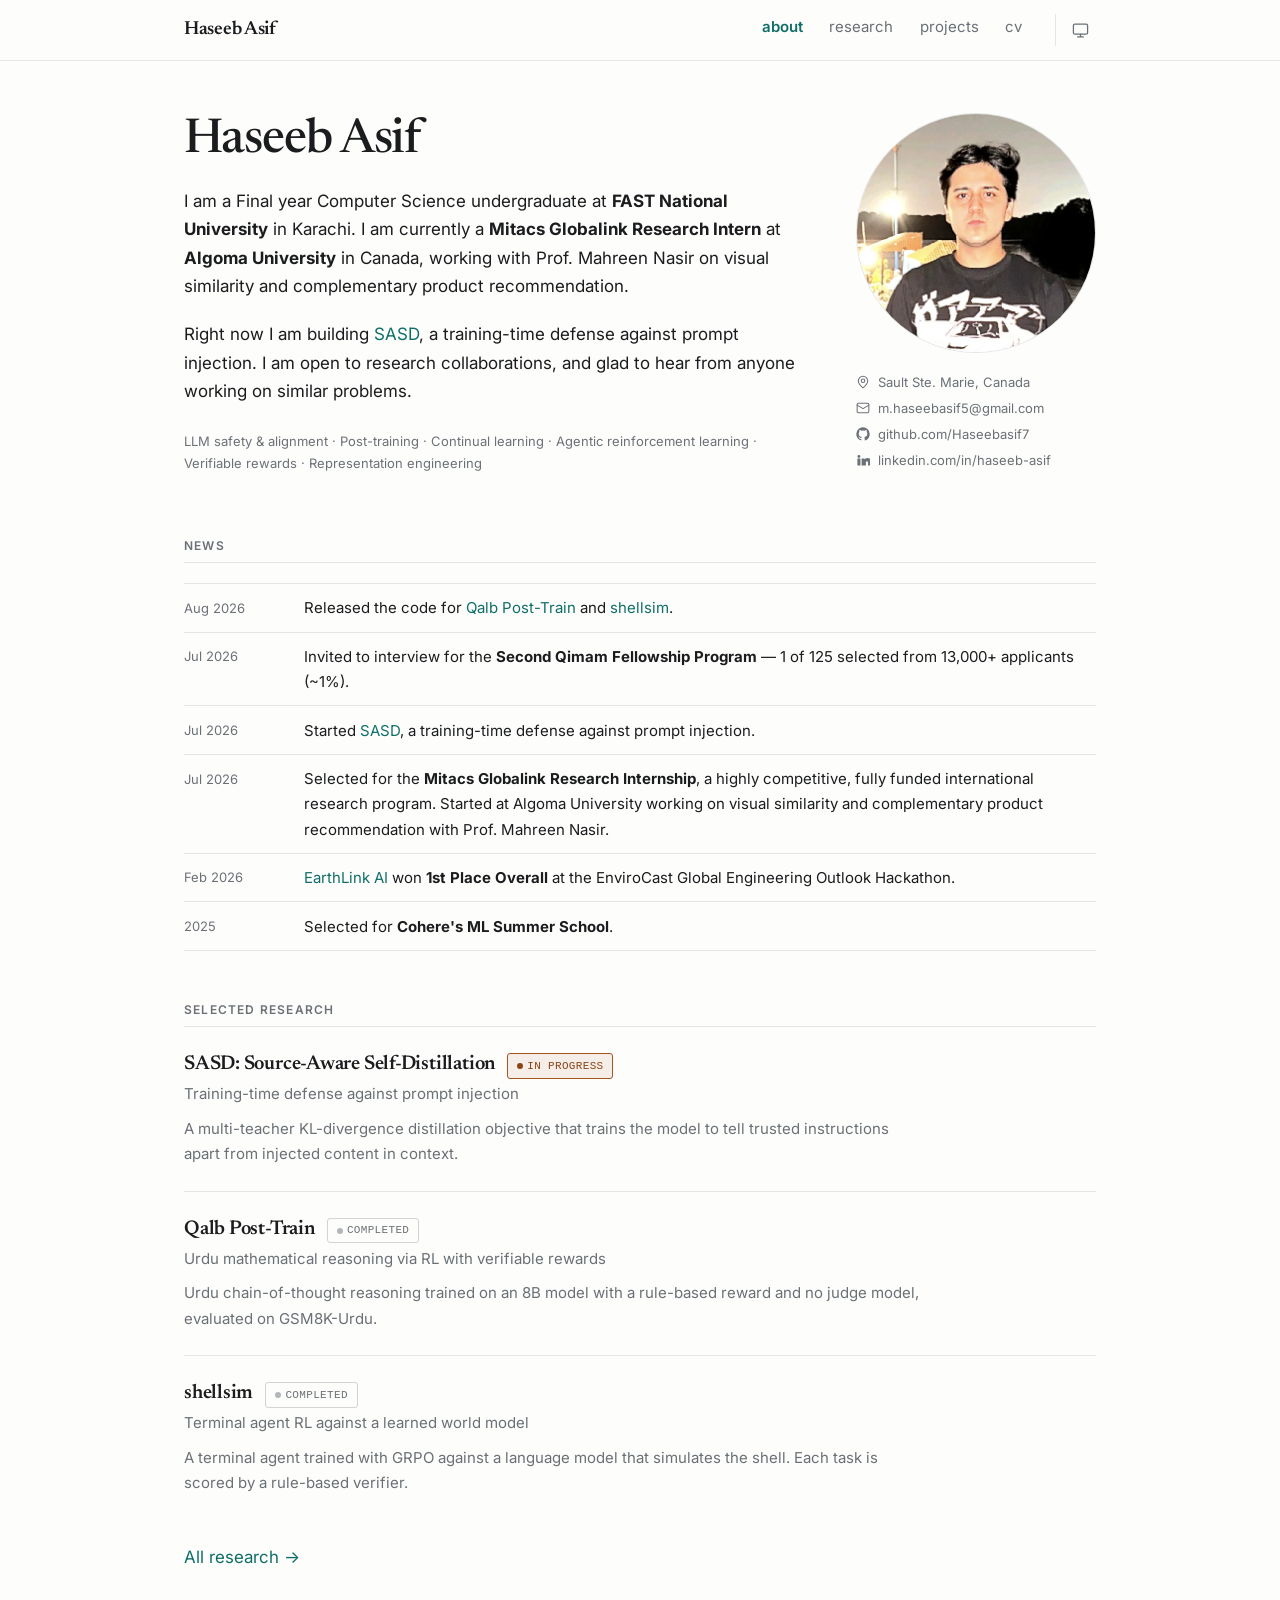
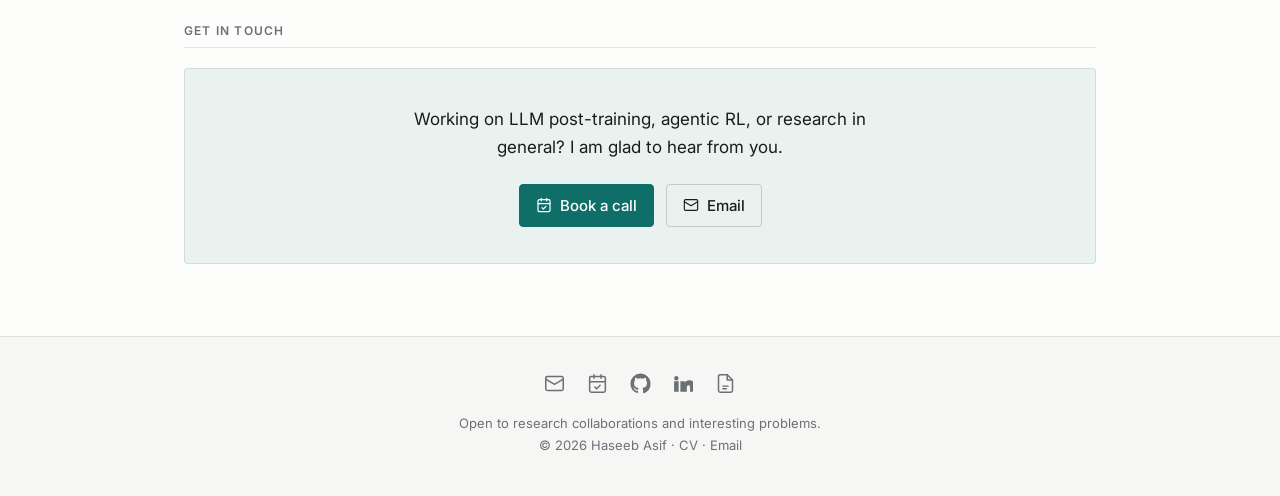
<file: index.html>
<!DOCTYPE html>
<html lang="en" data-theme="light">
  <head>
    <meta charset="utf-8" />
    <meta name="viewport" content="width=device-width, initial-scale=1" />
    <title>Haseeb Asif — LLM safety and post-training</title>
    <meta
      name="description"
      content="Haseeb Asif — Mitacs Globalink Research Intern at Algoma University. Research on LLM safety, post-training, and alignment."
    />
    <meta name="author" content="Haseeb Asif" />
    <link rel="canonical" href="https://haseebasif7.github.io/" />

    <!-- Open Graph / Twitter -->
    <meta property="og:type" content="profile" />
    <meta property="og:title" content="Haseeb Asif" />
    <meta
      property="og:description"
      content="Mitacs Globalink Research Intern at Algoma University. Research on LLM safety, post-training, and alignment."
    />
    <meta property="og:url" content="https://haseebasif7.github.io/" />
    <meta property="og:image" content="https://haseebasif7.github.io/assets/img/profile.jpg" />
    <meta name="twitter:card" content="summary" />

    <link
      rel="icon"
      href="data:image/svg+xml,<svg xmlns=%22http://www.w3.org/2000/svg%22 viewBox=%220 0 100 100%22><text y=%22.9em%22 font-size=%2290%22>%F0%9F%A7%AA</text></svg>"
    />

    <!-- Fonts -->
    <link rel="preconnect" href="https://fonts.googleapis.com" />
    <link rel="preconnect" href="https://fonts.gstatic.com" crossorigin />
    <link
      href="https://fonts.googleapis.com/css2?family=Inter:wght@400;500;600&family=Newsreader:ital,opsz,wght@0,6..72,400;0,6..72,500;0,6..72,600;1,6..72,400&display=swap"
      rel="stylesheet"
    />
    <link rel="stylesheet" href="assets/css/main.css?v=6" />

    <!-- Set theme before first paint to avoid a flash of the wrong theme -->
    <script>
      (function () {
        try {
          var s = localStorage.getItem("theme");
          var dark =
            s === "dark" ||
            ((!s || s === "system") &&
              window.matchMedia("(prefers-color-scheme: dark)").matches);
          document.documentElement.setAttribute("data-theme", dark ? "dark" : "light");
        } catch (e) {}
      })();
    </script>

    <script type="application/ld+json">
      {
        "@context": "https://schema.org",
        "@type": "Person",
        "name": "Haseeb Asif",
        "url": "https://haseebasif7.github.io/",
        "image": "https://haseebasif7.github.io/assets/img/profile.jpg",
        "email": "mailto:m.haseebasif5@gmail.com",
        "jobTitle": "Mitacs Globalink Research Intern",
        "affiliation": [
          { "@type": "CollegeOrUniversity", "name": "Algoma University" },
          { "@type": "CollegeOrUniversity", "name": "FAST National University of Computer and Emerging Sciences" }
        ],
        "alumniOf": {
          "@type": "CollegeOrUniversity",
          "name": "FAST National University of Computer and Emerging Sciences"
        },
        "knowsAbout": [
          "Large language models",
          "AI safety",
          "Alignment",
          "Reinforcement learning",
          "Post-training",
          "Continual learning",
          "Agentic systems",
          "Computer vision"
        ],
        "sameAs": [
          "https://github.com/Haseebasif7",
          "https://www.linkedin.com/in/haseeb-asif-4400212a0/"
        ]
      }
    </script>
  </head>

  <body>
    <a class="skip-link" href="#main">Skip to content</a>

    <!-- ===== nav (keep identical across pages; update aria-current per page) ===== -->
    <header class="nav">
      <nav class="container nav-inner" aria-label="Main">
        <a class="nav-brand" href="index.html">Haseeb Asif</a>
        <ul class="nav-links" id="nav-links">
          <li><a href="index.html" aria-current="page">about</a></li>
          <li><a href="research.html">research</a></li>
          <li><a href="projects.html">projects</a></li>
          <li><a href="cv.html">cv</a></li>
        </ul>
        <div class="nav-tools">
          <button
            class="icon-btn"
            id="theme-toggle"
            type="button"
            data-theme-state="system"
            aria-label="Toggle theme"
          >
            <svg class="ico-system" viewBox="0 0 24 24" fill="none" stroke="currentColor" stroke-width="1.8" stroke-linecap="round" stroke-linejoin="round" aria-hidden="true"><rect x="2" y="3" width="20" height="14" rx="2" /><path d="M8 21h8M12 17v4" /></svg>
            <svg class="ico-light" viewBox="0 0 24 24" fill="none" stroke="currentColor" stroke-width="1.8" stroke-linecap="round" stroke-linejoin="round" aria-hidden="true"><circle cx="12" cy="12" r="4" /><path d="M12 2v2M12 20v2M4.9 4.9l1.4 1.4M17.7 17.7l1.4 1.4M2 12h2M20 12h2M4.9 19.1l1.4-1.4M17.7 6.3l1.4-1.4" /></svg>
            <svg class="ico-dark" viewBox="0 0 24 24" fill="none" stroke="currentColor" stroke-width="1.8" stroke-linecap="round" stroke-linejoin="round" aria-hidden="true"><path d="M21 12.8A9 9 0 1 1 11.2 3a7 7 0 0 0 9.8 9.8z" /></svg>
          </button>
          <button
            class="icon-btn nav-toggle"
            id="nav-toggle"
            type="button"
            aria-label="Menu"
            aria-expanded="false"
            aria-controls="nav-links"
          >
            <svg viewBox="0 0 24 24" fill="none" stroke="currentColor" stroke-width="1.8" stroke-linecap="round" aria-hidden="true"><path d="M3 6h18M3 12h18M3 18h18" /></svg>
          </button>
        </div>
      </nav>
    </header>

    <main id="main">
      <div class="container">
        <!-- ===== profile ===== -->
        <section class="profile">
          <h1 class="profile-name">Haseeb Asif</h1>

          <div class="profile-bio">
            <p>
              I am a Final year Computer Science undergraduate at
              <strong>FAST National University</strong> in Karachi. I am currently a
              <strong>Mitacs Globalink Research Intern</strong> at
              <strong>Algoma University</strong> in Canada, working with
              Prof. Mahreen Nasir on visual similarity and complementary product
              recommendation.
            </p>

            <p>
              Right now I am building
              <a href="research.html#sasd">SASD</a>, a training-time defense against
              prompt injection. I am open to research collaborations, and glad to
              hear from anyone working on similar problems.
            </p>

            <p class="bio-keywords">
              LLM safety &amp; alignment · Post-training · Continual learning ·
              Agentic reinforcement learning · Verifiable rewards ·
              Representation engineering
            </p>
          </div>

          <aside class="profile-aside">
            <picture>
              <source srcset="assets/img/profile.webp" type="image/webp" />
              <img
                class="profile-photo"
                src="assets/img/profile.jpg"
                alt="Portrait of Haseeb Asif"
                width="480"
                height="480"
              />
            </picture>
            <ul class="profile-meta">
              <li>
                <svg viewBox="0 0 24 24" fill="none" stroke="currentColor" stroke-width="1.8" stroke-linecap="round" stroke-linejoin="round" aria-hidden="true"><path d="M20 10c0 6-8 12-8 12s-8-6-8-12a8 8 0 0 1 16 0z" /><circle cx="12" cy="10" r="3" /></svg>
                <span>Sault Ste. Marie, Canada</span>
              </li>
              <li>
                <svg viewBox="0 0 24 24" fill="none" stroke="currentColor" stroke-width="1.8" stroke-linecap="round" stroke-linejoin="round" aria-hidden="true"><rect x="2" y="4" width="20" height="16" rx="2" /><path d="m2 7 10 6 10-6" /></svg>
                <a href="mailto:m.haseebasif5@gmail.com">m.haseebasif5@gmail.com</a>
              </li>
              <li>
                <svg viewBox="0 0 24 24" fill="currentColor" aria-hidden="true"><path d="M12 .5A11.5 11.5 0 0 0 .5 12a11.5 11.5 0 0 0 7.86 10.92c.58.1.79-.25.79-.56v-2c-3.2.7-3.88-1.37-3.88-1.37-.53-1.35-1.29-1.71-1.29-1.71-1.05-.72.08-.7.08-.7 1.16.08 1.77 1.2 1.77 1.2 1.03 1.77 2.7 1.26 3.36.96.1-.75.4-1.26.73-1.55-2.56-.29-5.25-1.28-5.25-5.7 0-1.26.45-2.29 1.19-3.1-.12-.29-.52-1.46.11-3.05 0 0 .97-.31 3.18 1.18a11 11 0 0 1 5.79 0c2.2-1.5 3.17-1.18 3.17-1.18.63 1.59.24 2.76.12 3.05.74.81 1.19 1.84 1.19 3.1 0 4.43-2.7 5.4-5.27 5.69.41.36.78 1.06.78 2.14v3.17c0 .31.21.67.8.56A11.5 11.5 0 0 0 23.5 12 11.5 11.5 0 0 0 12 .5z" /></svg>
                <a href="https://github.com/Haseebasif7" rel="me noopener">github.com/Haseebasif7</a>
              </li>
              <li>
                <svg viewBox="0 0 24 24" fill="currentColor" aria-hidden="true"><path d="M4.98 3.5a2.5 2.5 0 1 1 0 5 2.5 2.5 0 0 1 0-5zM2.4 21.5h5.2V9.3H2.4v12.2zM9.6 9.3h4.98v1.67h.07c.7-1.24 2.4-2.55 4.93-2.55 5.27 0 6.24 3.3 6.24 7.6v5.48h-5.2v-4.86c0-1.16-.02-2.65-1.7-2.65-1.7 0-1.96 1.26-1.96 2.57v4.94H9.6V9.3z" /></svg>
                <a href="https://www.linkedin.com/in/haseeb-asif-4400212a0/" rel="me noopener">linkedin.com/in/haseeb-asif</a>
              </li>
            </ul>
          </aside>
        </section>

        <!-- ===== news ===== -->
        <section class="section" aria-labelledby="news-h">
          <h2 class="section-title" id="news-h">News</h2>
          <ul class="news" data-reveal-group>
            <li class="reveal">
              <time datetime="2026-08">Aug 2026</time>
              <span>
                Released the code for <a href="research.html#qalb">Qalb Post-Train</a>
                and <a href="research.html#shellsim">shellsim</a>.
              </span>
            </li>
            <li class="reveal">
              <time datetime="2026-07">Jul 2026</time>
              <span>
                Invited to interview for the <strong>Second Qimam Fellowship
                Program</strong> — 1 of 125 selected from 13,000+ applicants (~1%).
              </span>
            </li>
            <li class="reveal">
              <time datetime="2026-07">Jul 2026</time>
              <span>
                Started <a href="research.html#sasd">SASD</a>, a training-time
                defense against prompt injection.
              </span>
            </li>
            <li class="reveal">
              <time datetime="2026-07">Jul 2026</time>
              <span>
                Selected for the <strong>Mitacs Globalink Research Internship</strong>,
                a highly competitive, fully funded international research program.
                Started at Algoma University working on visual similarity and
                complementary product recommendation with Prof. Mahreen Nasir.
              </span>
            </li>
            <li class="reveal">
              <time datetime="2026-02">Feb 2026</time>
              <span>
                <a href="projects.html#earthlink">EarthLink AI</a> won
                <strong>1st Place Overall</strong> at the EnviroCast Global
                Engineering Outlook Hackathon.
              </span>
            </li>
            <li class="reveal">
              <time datetime="2025-08">2025</time>
              <span>
                Selected for <strong>Cohere's ML Summer School</strong>.
              </span>
            </li>
          </ul>
        </section>

        <!-- ===== selected research ===== -->
        <section class="section" aria-labelledby="selected-h">
          <h2 class="section-title" id="selected-h">Selected research</h2>
          <ul class="entries" data-reveal-group>
            <li class="entry reveal">
              <div class="entry-head">
                <h3 class="entry-title">
                  <a href="research.html#sasd">SASD: Source-Aware Self-Distillation</a>
                </h3>
                <span class="chip chip-active">In progress</span>
              </div>
              <p class="entry-sub">Training-time defense against prompt injection</p>
              <div class="entry-body">
                <p>
                  A multi-teacher KL-divergence distillation objective that trains
                  the model to tell trusted instructions apart from injected content
                  in context.
                </p>
              </div>
            </li>

            <li class="entry reveal">
              <div class="entry-head">
                <h3 class="entry-title">
                  <a href="research.html#qalb">Qalb Post-Train</a>
                </h3>
                <span class="chip">Completed</span>
              </div>
              <p class="entry-sub">
                Urdu mathematical reasoning via RL with verifiable rewards
              </p>
              <div class="entry-body">
                <p>
                  Urdu chain-of-thought reasoning trained on an 8B model with a
                  rule-based reward and no judge model, evaluated on GSM8K-Urdu.
                </p>
              </div>
            </li>

            <li class="entry reveal">
              <div class="entry-head">
                <h3 class="entry-title">
                  <a href="research.html#shellsim">shellsim</a>
                </h3>
                <span class="chip">Completed</span>
              </div>
              <p class="entry-sub">Terminal agent RL against a learned world model</p>
              <div class="entry-body">
                <p>
                  A terminal agent trained with GRPO against a language model that
                  simulates the shell. Each task is scored by a rule-based verifier.
                </p>
              </div>
            </li>
          </ul>
          <p style="margin-top: 1.5rem">
            <a href="research.html">All research →</a>
          </p>
        </section>

        <!-- ===== contact ===== -->
        <section class="section" aria-labelledby="contact-h">
          <h2 class="section-title" id="contact-h">Get in touch</h2>
          <div class="contact-card reveal">
            <p class="contact-text">
              Working on LLM post-training, agentic RL, or research in
              general? I am glad to hear from you.
            </p>
            <div class="contact-actions">
              <a class="btn" href="https://cal.com/haseebasif" target="_blank" rel="noopener">
                <svg viewBox="0 0 24 24" fill="none" stroke="currentColor" stroke-width="1.8" stroke-linecap="round" stroke-linejoin="round" aria-hidden="true"><rect x="3" y="4" width="18" height="18" rx="2" /><path d="M16 2v4M8 2v4M3 10h18" /><path d="M9 16l2 2 4-4" /></svg>
                Book a call
              </a>
              <a class="btn-outline" href="mailto:m.haseebasif5@gmail.com">
                <svg viewBox="0 0 24 24" fill="none" stroke="currentColor" stroke-width="1.7" stroke-linecap="round" stroke-linejoin="round" aria-hidden="true"><rect x="2" y="4" width="20" height="16" rx="2" /><path d="m2 7 10 6 10-6" /></svg>
                Email
              </a>
            </div>
          </div>
        </section>
      </div>
    </main>

    <!-- ===== footer (keep identical across pages) ===== -->
    <footer class="footer">
      <div class="container">
        <div class="footer-social">
          <a href="mailto:m.haseebasif5@gmail.com" aria-label="Email">
            <svg viewBox="0 0 24 24" fill="none" stroke="currentColor" stroke-width="1.7" stroke-linecap="round" stroke-linejoin="round" aria-hidden="true"><rect x="2" y="4" width="20" height="16" rx="2" /><path d="m2 7 10 6 10-6" /></svg>
          </a>
          <a href="https://cal.com/haseebasif" target="_blank" rel="noopener" aria-label="Book a call">
            <svg viewBox="0 0 24 24" fill="none" stroke="currentColor" stroke-width="1.7" stroke-linecap="round" stroke-linejoin="round" aria-hidden="true"><rect x="3" y="4" width="18" height="18" rx="2" /><path d="M16 2v4M8 2v4M3 10h18" /><path d="M9 16l2 2 4-4" /></svg>
          </a>
          <a href="https://github.com/Haseebasif7" rel="me noopener" aria-label="GitHub">
            <svg viewBox="0 0 24 24" fill="currentColor" aria-hidden="true"><path d="M12 .5A11.5 11.5 0 0 0 .5 12a11.5 11.5 0 0 0 7.86 10.92c.58.1.79-.25.79-.56v-2c-3.2.7-3.88-1.37-3.88-1.37-.53-1.35-1.29-1.71-1.29-1.71-1.05-.72.08-.7.08-.7 1.16.08 1.77 1.2 1.77 1.2 1.03 1.77 2.7 1.26 3.36.96.1-.75.4-1.26.73-1.55-2.56-.29-5.25-1.28-5.25-5.7 0-1.26.45-2.29 1.19-3.1-.12-.29-.52-1.46.11-3.05 0 0 .97-.31 3.18 1.18a11 11 0 0 1 5.79 0c2.2-1.5 3.17-1.18 3.17-1.18.63 1.59.24 2.76.12 3.05.74.81 1.19 1.84 1.19 3.1 0 4.43-2.7 5.4-5.27 5.69.41.36.78 1.06.78 2.14v3.17c0 .31.21.67.8.56A11.5 11.5 0 0 0 23.5 12 11.5 11.5 0 0 0 12 .5z" /></svg>
          </a>
          <a href="https://www.linkedin.com/in/haseeb-asif-4400212a0/" rel="me noopener" aria-label="LinkedIn">
            <svg viewBox="0 0 24 24" fill="currentColor" aria-hidden="true"><path d="M4.98 3.5a2.5 2.5 0 1 1 0 5 2.5 2.5 0 0 1 0-5zM2.4 21.5h5.2V9.3H2.4v12.2zM9.6 9.3h4.98v1.67h.07c.7-1.24 2.4-2.55 4.93-2.55 5.27 0 6.24 3.3 6.24 7.6v5.48h-5.2v-4.86c0-1.16-.02-2.65-1.7-2.65-1.7 0-1.96 1.26-1.96 2.57v4.94H9.6V9.3z" /></svg>
          </a>
          <a href="assets/pdf/haseeb-asif-cv.pdf" aria-label="Curriculum vitae (PDF)">
            <svg viewBox="0 0 24 24" fill="none" stroke="currentColor" stroke-width="1.7" stroke-linecap="round" stroke-linejoin="round" aria-hidden="true"><path d="M14 2H6a2 2 0 0 0-2 2v16a2 2 0 0 0 2 2h12a2 2 0 0 0 2-2V8z" /><path d="M14 2v6h6M9 15h6M9 18h4" /></svg>
          </a>
        </div>
        <p class="footer-note">
          Open to research collaborations and interesting problems.<br />
          © <span id="year">2026</span> Haseeb Asif ·
          <a href="assets/pdf/haseeb-asif-cv.pdf">CV</a> ·
          <a href="mailto:m.haseebasif5@gmail.com">Email</a>
        </p>
      </div>
    </footer>

    <script src="assets/js/main.js"></script>
    <script>
      document.getElementById("year").textContent = new Date().getFullYear();
    </script>
  </body>
</html>
</file>
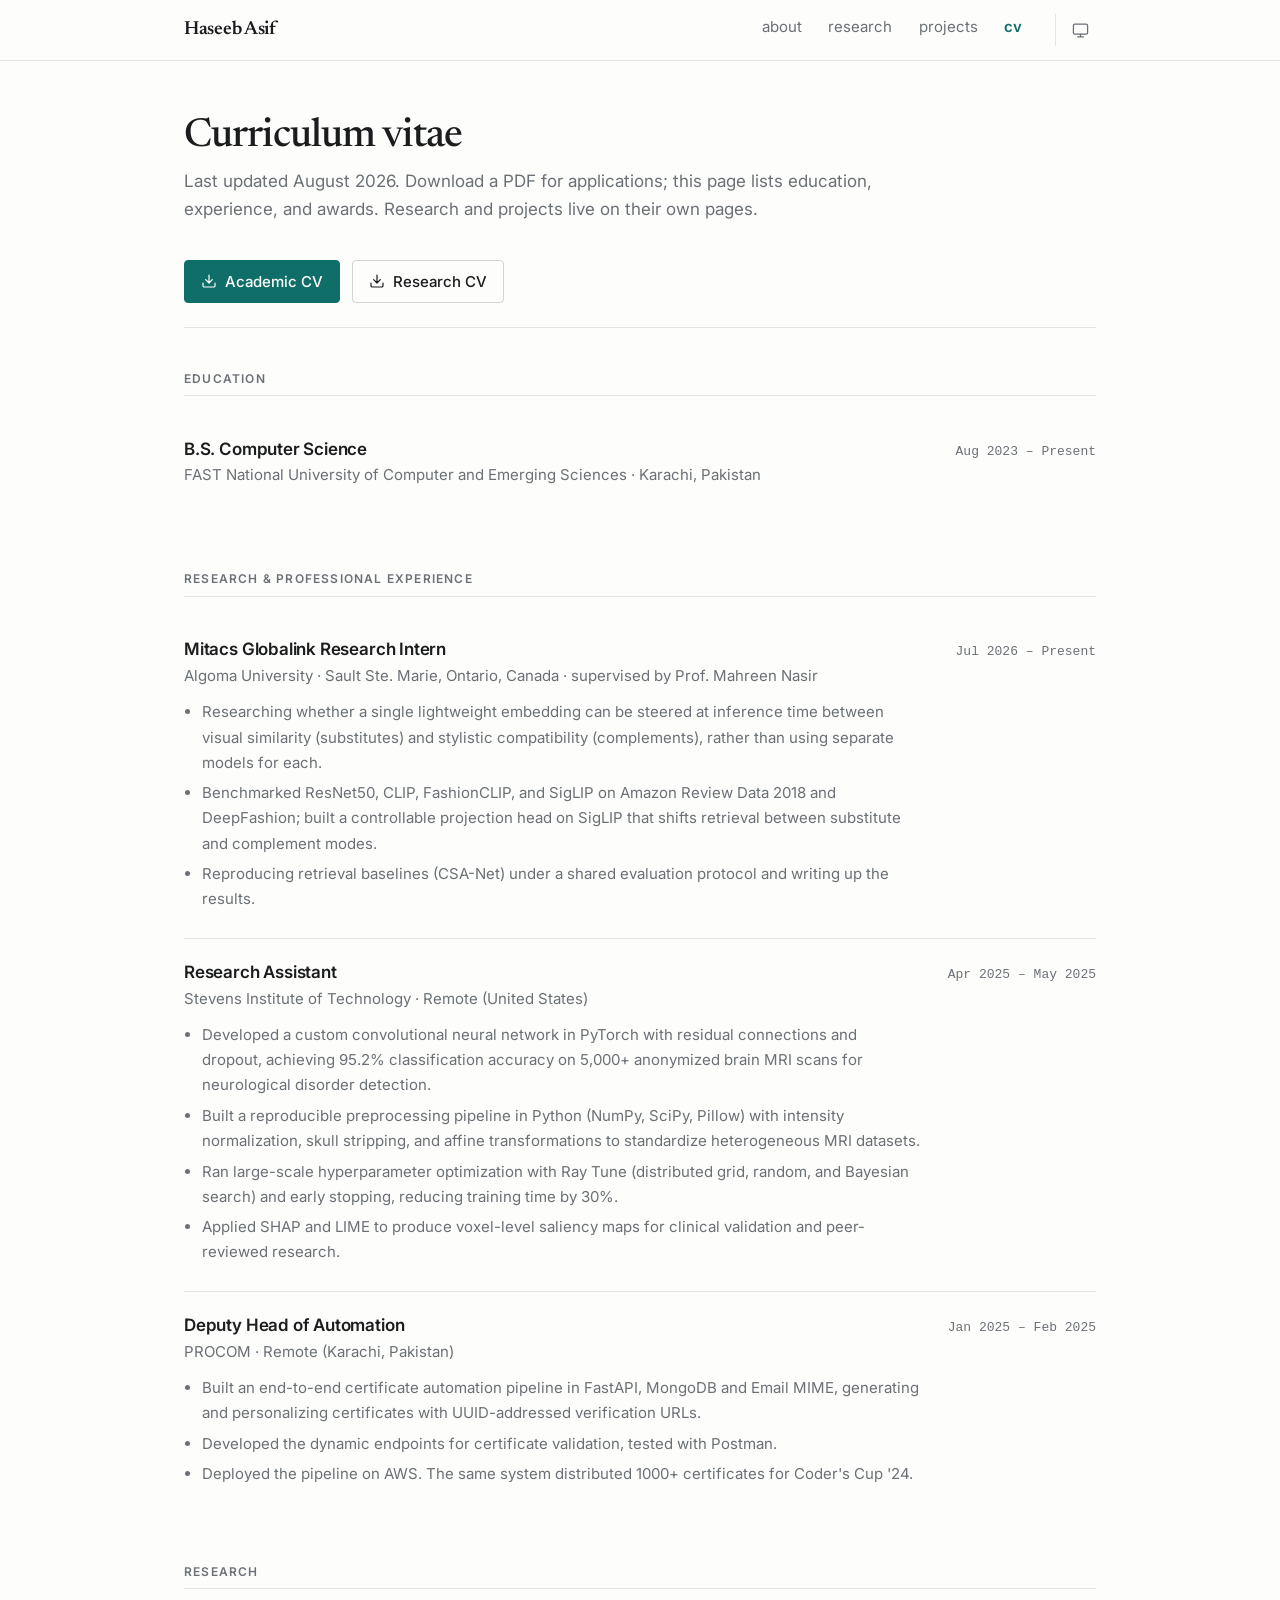
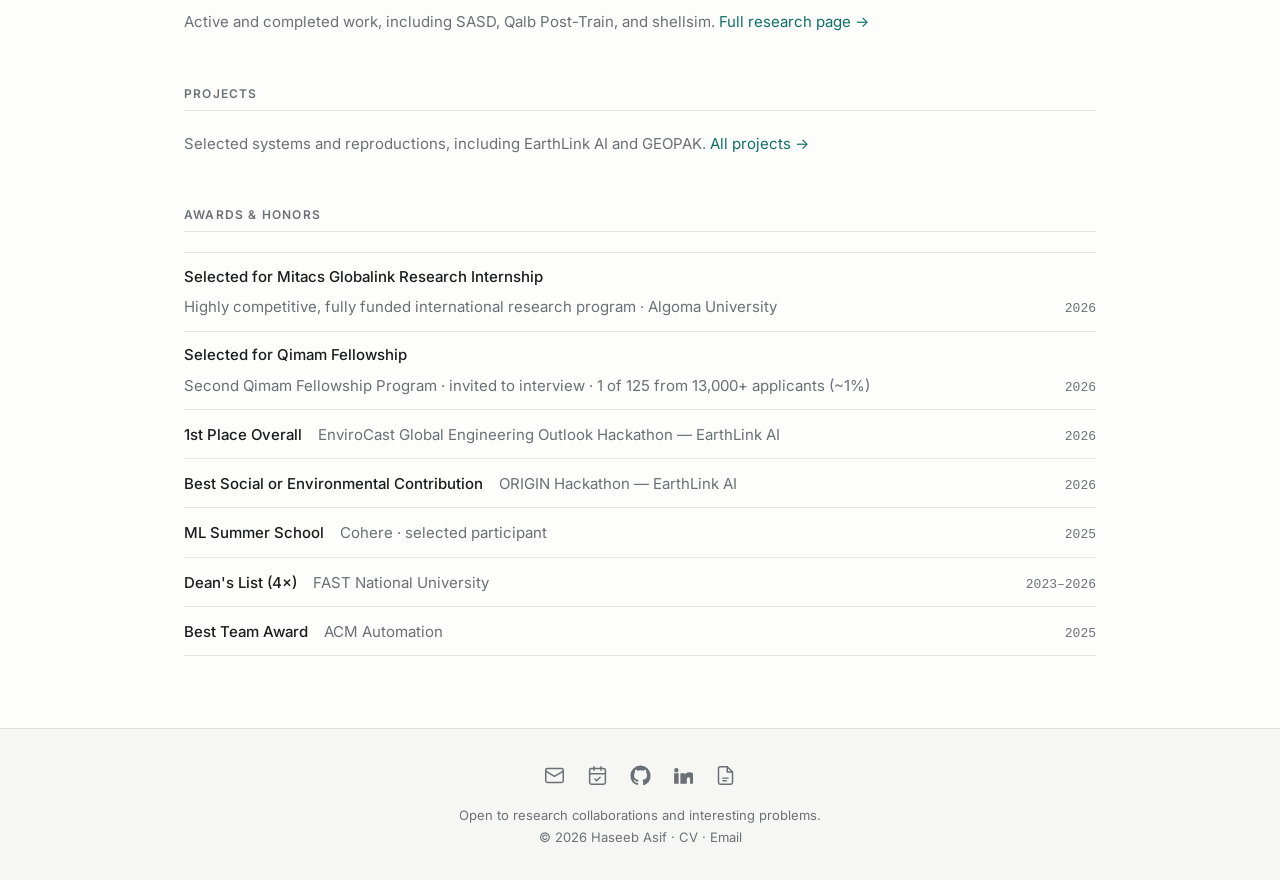
<file: cv.html>
<!DOCTYPE html>
<html lang="en" data-theme="light">
  <head>
    <meta charset="utf-8" />
    <meta name="viewport" content="width=device-width, initial-scale=1" />
    <title>CV · Haseeb Asif</title>
    <meta
      name="description"
      content="Curriculum vitae of Haseeb Asif — B.S. Computer Science, FAST National University; Mitacs Globalink Research Intern, Algoma University."
    />
    <link rel="canonical" href="https://haseebasif7.github.io/cv.html" />
    <meta property="og:type" content="website" />
    <meta property="og:title" content="CV · Haseeb Asif" />
    <meta
      property="og:description"
      content="Education, research experience, projects and awards."
    />
    <meta property="og:url" content="https://haseebasif7.github.io/cv.html" />
    <meta property="og:image" content="https://haseebasif7.github.io/assets/img/profile.jpg" />
    <meta name="twitter:card" content="summary" />

    <link
      rel="icon"
      href="data:image/svg+xml,<svg xmlns=%22http://www.w3.org/2000/svg%22 viewBox=%220 0 100 100%22><text y=%22.9em%22 font-size=%2290%22>%F0%9F%A7%AA</text></svg>"
    />

    <link rel="preconnect" href="https://fonts.googleapis.com" />
    <link rel="preconnect" href="https://fonts.gstatic.com" crossorigin />
    <link
      href="https://fonts.googleapis.com/css2?family=Inter:wght@400;500;600&family=Newsreader:ital,opsz,wght@0,6..72,400;0,6..72,500;0,6..72,600;1,6..72,400&display=swap"
      rel="stylesheet"
    />
    <link rel="stylesheet" href="assets/css/main.css?v=6" />

    <script>
      (function () {
        try {
          var s = localStorage.getItem("theme");
          var dark =
            s === "dark" ||
            ((!s || s === "system") &&
              window.matchMedia("(prefers-color-scheme: dark)").matches);
          document.documentElement.setAttribute("data-theme", dark ? "dark" : "light");
        } catch (e) {}
      })();
    </script>
  </head>

  <body>
    <a class="skip-link" href="#main">Skip to content</a>

    <header class="nav">
      <nav class="container nav-inner" aria-label="Main">
        <a class="nav-brand" href="index.html">Haseeb Asif</a>
        <ul class="nav-links" id="nav-links">
          <li><a href="index.html">about</a></li>
          <li><a href="research.html">research</a></li>
          <li><a href="projects.html">projects</a></li>
          <li><a href="cv.html" aria-current="page">cv</a></li>
        </ul>
        <div class="nav-tools">
          <button class="icon-btn" id="theme-toggle" type="button" data-theme-state="system" aria-label="Toggle theme">
            <svg class="ico-system" viewBox="0 0 24 24" fill="none" stroke="currentColor" stroke-width="1.8" stroke-linecap="round" stroke-linejoin="round" aria-hidden="true"><rect x="2" y="3" width="20" height="14" rx="2" /><path d="M8 21h8M12 17v4" /></svg>
            <svg class="ico-light" viewBox="0 0 24 24" fill="none" stroke="currentColor" stroke-width="1.8" stroke-linecap="round" stroke-linejoin="round" aria-hidden="true"><circle cx="12" cy="12" r="4" /><path d="M12 2v2M12 20v2M4.9 4.9l1.4 1.4M17.7 17.7l1.4 1.4M2 12h2M20 12h2M4.9 19.1l1.4-1.4M17.7 6.3l1.4-1.4" /></svg>
            <svg class="ico-dark" viewBox="0 0 24 24" fill="none" stroke="currentColor" stroke-width="1.8" stroke-linecap="round" stroke-linejoin="round" aria-hidden="true"><path d="M21 12.8A9 9 0 1 1 11.2 3a7 7 0 0 0 9.8 9.8z" /></svg>
          </button>
          <button class="icon-btn nav-toggle" id="nav-toggle" type="button" aria-label="Menu" aria-expanded="false" aria-controls="nav-links">
            <svg viewBox="0 0 24 24" fill="none" stroke="currentColor" stroke-width="1.8" stroke-linecap="round" aria-hidden="true"><path d="M3 6h18M3 12h18M3 18h18" /></svg>
          </button>
        </div>
      </nav>
    </header>

    <main id="main">
      <div class="container">
        <div class="page-head">
          <h1>Curriculum vitae</h1>
          <p class="lede">
            Last updated August 2026. Download a PDF for applications; this page
            lists education, experience, and awards. Research and projects live on
            their own pages.
          </p>
          <p class="cv-downloads">
            <a class="btn" href="assets/pdf/haseeb-asif-cv.pdf" download>
              <svg viewBox="0 0 24 24" fill="none" stroke="currentColor" stroke-width="1.8" stroke-linecap="round" stroke-linejoin="round" aria-hidden="true"><path d="M21 15v4a2 2 0 0 1-2 2H5a2 2 0 0 1-2-2v-4M7 10l5 5 5-5M12 15V3" /></svg>
              Academic CV
            </a>
            <a class="btn-outline" href="assets/pdf/haseeb-asif-research-cv.pdf" download>
              <svg viewBox="0 0 24 24" fill="none" stroke="currentColor" stroke-width="1.8" stroke-linecap="round" stroke-linejoin="round" aria-hidden="true"><path d="M21 15v4a2 2 0 0 1-2 2H5a2 2 0 0 1-2-2v-4M7 10l5 5 5-5M12 15V3" /></svg>
              Research CV
            </a>
          </p>
        </div>

        <!-- ===== education ===== -->
        <section aria-labelledby="education-h">
          <h2 class="section-title" id="education-h">Education</h2>
          <div class="cv-item">
            <div class="cv-head">
              <h3 class="cv-role">B.S. Computer Science</h3>
              <span class="cv-date">Aug 2023 – Present</span>
            </div>
            <p class="cv-org">
              FAST National University of Computer and Emerging Sciences · Karachi,
              Pakistan
            </p>
          </div>
        </section>

        <!-- ===== experience ===== -->
        <section class="section" aria-labelledby="experience-h">
          <h2 class="section-title" id="experience-h">Research &amp; professional experience</h2>

          <div class="cv-item">
            <div class="cv-head">
              <h3 class="cv-role">Mitacs Globalink Research Intern</h3>
              <span class="cv-date">Jul 2026 – Present</span>
            </div>
            <p class="cv-org">
              Algoma University · Sault Ste. Marie, Ontario, Canada ·
              supervised by Prof. Mahreen Nasir
            </p>
            <ul class="cv-list">
              <li>
                Researching whether a single lightweight embedding can be steered at
                inference time between visual similarity (substitutes) and stylistic
                compatibility (complements), rather than using separate models for each.
              </li>
              <li>
                Benchmarked ResNet50, CLIP, FashionCLIP, and SigLIP on Amazon Review
                Data 2018 and DeepFashion; built a controllable projection head on
                SigLIP that shifts retrieval between substitute and complement modes.
              </li>
              <li>
                Reproducing retrieval baselines (CSA-Net) under a shared evaluation
                protocol and writing up the results.
              </li>
            </ul>
          </div>

          <div class="cv-item">
            <div class="cv-head">
              <h3 class="cv-role">Research Assistant</h3>
              <span class="cv-date">Apr 2025 – May 2025</span>
            </div>
            <p class="cv-org">Stevens Institute of Technology · Remote (United States)</p>
            <ul class="cv-list">
              <li>
                Developed a custom convolutional neural network in PyTorch with
                residual connections and dropout, achieving 95.2% classification
                accuracy on 5,000+ anonymized brain MRI scans for neurological
                disorder detection.
              </li>
              <li>
                Built a reproducible preprocessing pipeline in Python (NumPy, SciPy,
                Pillow) with intensity normalization, skull stripping, and affine
                transformations to standardize heterogeneous MRI datasets.
              </li>
              <li>
                Ran large-scale hyperparameter optimization with Ray Tune (distributed
                grid, random, and Bayesian search) and early stopping, reducing
                training time by 30%.
              </li>
              <li>
                Applied SHAP and LIME to produce voxel-level saliency maps for
                clinical validation and peer-reviewed research.
              </li>
            </ul>
          </div>

          <div class="cv-item">
            <div class="cv-head">
              <h3 class="cv-role">Deputy Head of Automation</h3>
              <span class="cv-date">Jan 2025 – Feb 2025</span>
            </div>
            <p class="cv-org">PROCOM · Remote (Karachi, Pakistan)</p>
            <ul class="cv-list">
              <li>
                Built an end-to-end certificate automation pipeline in FastAPI,
                MongoDB and Email MIME, generating and personalizing certificates
                with UUID-addressed verification URLs.
              </li>
              <li>
                Developed the dynamic endpoints for certificate validation, tested
                with Postman.
              </li>
              <li>
                Deployed the pipeline on AWS. The same system distributed 1000+
                certificates for Coder's Cup '24.
              </li>
            </ul>
          </div>
        </section>

        <!-- ===== research & projects (links only) ===== -->
        <section class="section" aria-labelledby="research-h">
          <h2 class="section-title" id="research-h">Research</h2>
          <p class="entry-body" style="margin: 0">
            Active and completed work, including SASD, Qalb Post-Train, and shellsim.
            <a href="research.html">Full research page →</a>
          </p>
        </section>

        <section class="section" aria-labelledby="projects-h">
          <h2 class="section-title" id="projects-h">Projects</h2>
          <p class="entry-body" style="margin: 0">
            Selected systems and reproductions, including EarthLink AI and GEOPAK.
            <a href="projects.html">All projects →</a>
          </p>
        </section>

        <!-- ===== awards ===== -->
        <section class="section" aria-labelledby="awards-h">
          <h2 class="section-title" id="awards-h">Awards &amp; honors</h2>
          <ul class="award-list">
            <li>
              <span class="award-name">Selected for Mitacs Globalink Research Internship</span>
              <span class="award-org">
                Highly competitive, fully funded international research program ·
                Algoma University
              </span>
              <span class="award-year">2026</span>
            </li>
            <li>
              <span class="award-name">Selected for Qimam Fellowship</span>
              <span class="award-org">
                Second Qimam Fellowship Program · invited to interview · 1 of 125
                from 13,000+ applicants (~1%)
              </span>
              <span class="award-year">2026</span>
            </li>
            <li>
              <span class="award-name">1st Place Overall</span>
              <span class="award-org">
                EnviroCast Global Engineering Outlook Hackathon — EarthLink AI
              </span>
              <span class="award-year">2026</span>
            </li>
            <li>
              <span class="award-name">Best Social or Environmental Contribution</span>
              <span class="award-org">ORIGIN Hackathon — EarthLink AI</span>
              <span class="award-year">2026</span>
            </li>
            <li>
              <span class="award-name">ML Summer School</span>
              <span class="award-org">Cohere · selected participant</span>
              <span class="award-year">2025</span>
            </li>
            <li>
              <span class="award-name">Dean's List (4×)</span>
              <span class="award-org">FAST National University</span>
              <span class="award-year">2023–2026</span>
            </li>
            <li>
              <span class="award-name">Best Team Award</span>
              <span class="award-org">ACM Automation</span>
              <span class="award-year">2025</span>
            </li>
          </ul>
        </section>
      </div>
    </main>

    <footer class="footer">
      <div class="container">
        <div class="footer-social">
          <a href="mailto:m.haseebasif5@gmail.com" aria-label="Email">
            <svg viewBox="0 0 24 24" fill="none" stroke="currentColor" stroke-width="1.7" stroke-linecap="round" stroke-linejoin="round" aria-hidden="true"><rect x="2" y="4" width="20" height="16" rx="2" /><path d="m2 7 10 6 10-6" /></svg>
          </a>
          <a href="https://cal.com/haseebasif" target="_blank" rel="noopener" aria-label="Book a call">
            <svg viewBox="0 0 24 24" fill="none" stroke="currentColor" stroke-width="1.7" stroke-linecap="round" stroke-linejoin="round" aria-hidden="true"><rect x="3" y="4" width="18" height="18" rx="2" /><path d="M16 2v4M8 2v4M3 10h18" /><path d="M9 16l2 2 4-4" /></svg>
          </a>
          <a href="https://github.com/Haseebasif7" rel="me noopener" aria-label="GitHub">
            <svg viewBox="0 0 24 24" fill="currentColor" aria-hidden="true"><path d="M12 .5A11.5 11.5 0 0 0 .5 12a11.5 11.5 0 0 0 7.86 10.92c.58.1.79-.25.79-.56v-2c-3.2.7-3.88-1.37-3.88-1.37-.53-1.35-1.29-1.71-1.29-1.71-1.05-.72.08-.7.08-.7 1.16.08 1.77 1.2 1.77 1.2 1.03 1.77 2.7 1.26 3.36.96.1-.75.4-1.26.73-1.55-2.56-.29-5.25-1.28-5.25-5.7 0-1.26.45-2.29 1.19-3.1-.12-.29-.52-1.46.11-3.05 0 0 .97-.31 3.18 1.18a11 11 0 0 1 5.79 0c2.2-1.5 3.17-1.18 3.17-1.18.63 1.59.24 2.76.12 3.05.74.81 1.19 1.84 1.19 3.1 0 4.43-2.7 5.4-5.27 5.69.41.36.78 1.06.78 2.14v3.17c0 .31.21.67.8.56A11.5 11.5 0 0 0 23.5 12 11.5 11.5 0 0 0 12 .5z" /></svg>
          </a>
          <a href="https://www.linkedin.com/in/haseeb-asif-4400212a0/" rel="me noopener" aria-label="LinkedIn">
            <svg viewBox="0 0 24 24" fill="currentColor" aria-hidden="true"><path d="M4.98 3.5a2.5 2.5 0 1 1 0 5 2.5 2.5 0 0 1 0-5zM2.4 21.5h5.2V9.3H2.4v12.2zM9.6 9.3h4.98v1.67h.07c.7-1.24 2.4-2.55 4.93-2.55 5.27 0 6.24 3.3 6.24 7.6v5.48h-5.2v-4.86c0-1.16-.02-2.65-1.7-2.65-1.7 0-1.96 1.26-1.96 2.57v4.94H9.6V9.3z" /></svg>
          </a>
          <a href="assets/pdf/haseeb-asif-cv.pdf" aria-label="Curriculum vitae (PDF)">
            <svg viewBox="0 0 24 24" fill="none" stroke="currentColor" stroke-width="1.7" stroke-linecap="round" stroke-linejoin="round" aria-hidden="true"><path d="M14 2H6a2 2 0 0 0-2 2v16a2 2 0 0 0 2 2h12a2 2 0 0 0 2-2V8z" /><path d="M14 2v6h6M9 15h6M9 18h4" /></svg>
          </a>
        </div>
        <p class="footer-note">
          Open to research collaborations and interesting problems.<br />
          © <span id="year">2026</span> Haseeb Asif ·
          <a href="assets/pdf/haseeb-asif-cv.pdf">CV</a> ·
          <a href="mailto:m.haseebasif5@gmail.com">Email</a>
        </p>
      </div>
    </footer>

    <script src="assets/js/main.js"></script>
    <script>
      document.getElementById("year").textContent = new Date().getFullYear();
    </script>
  </body>
</html>
</file>
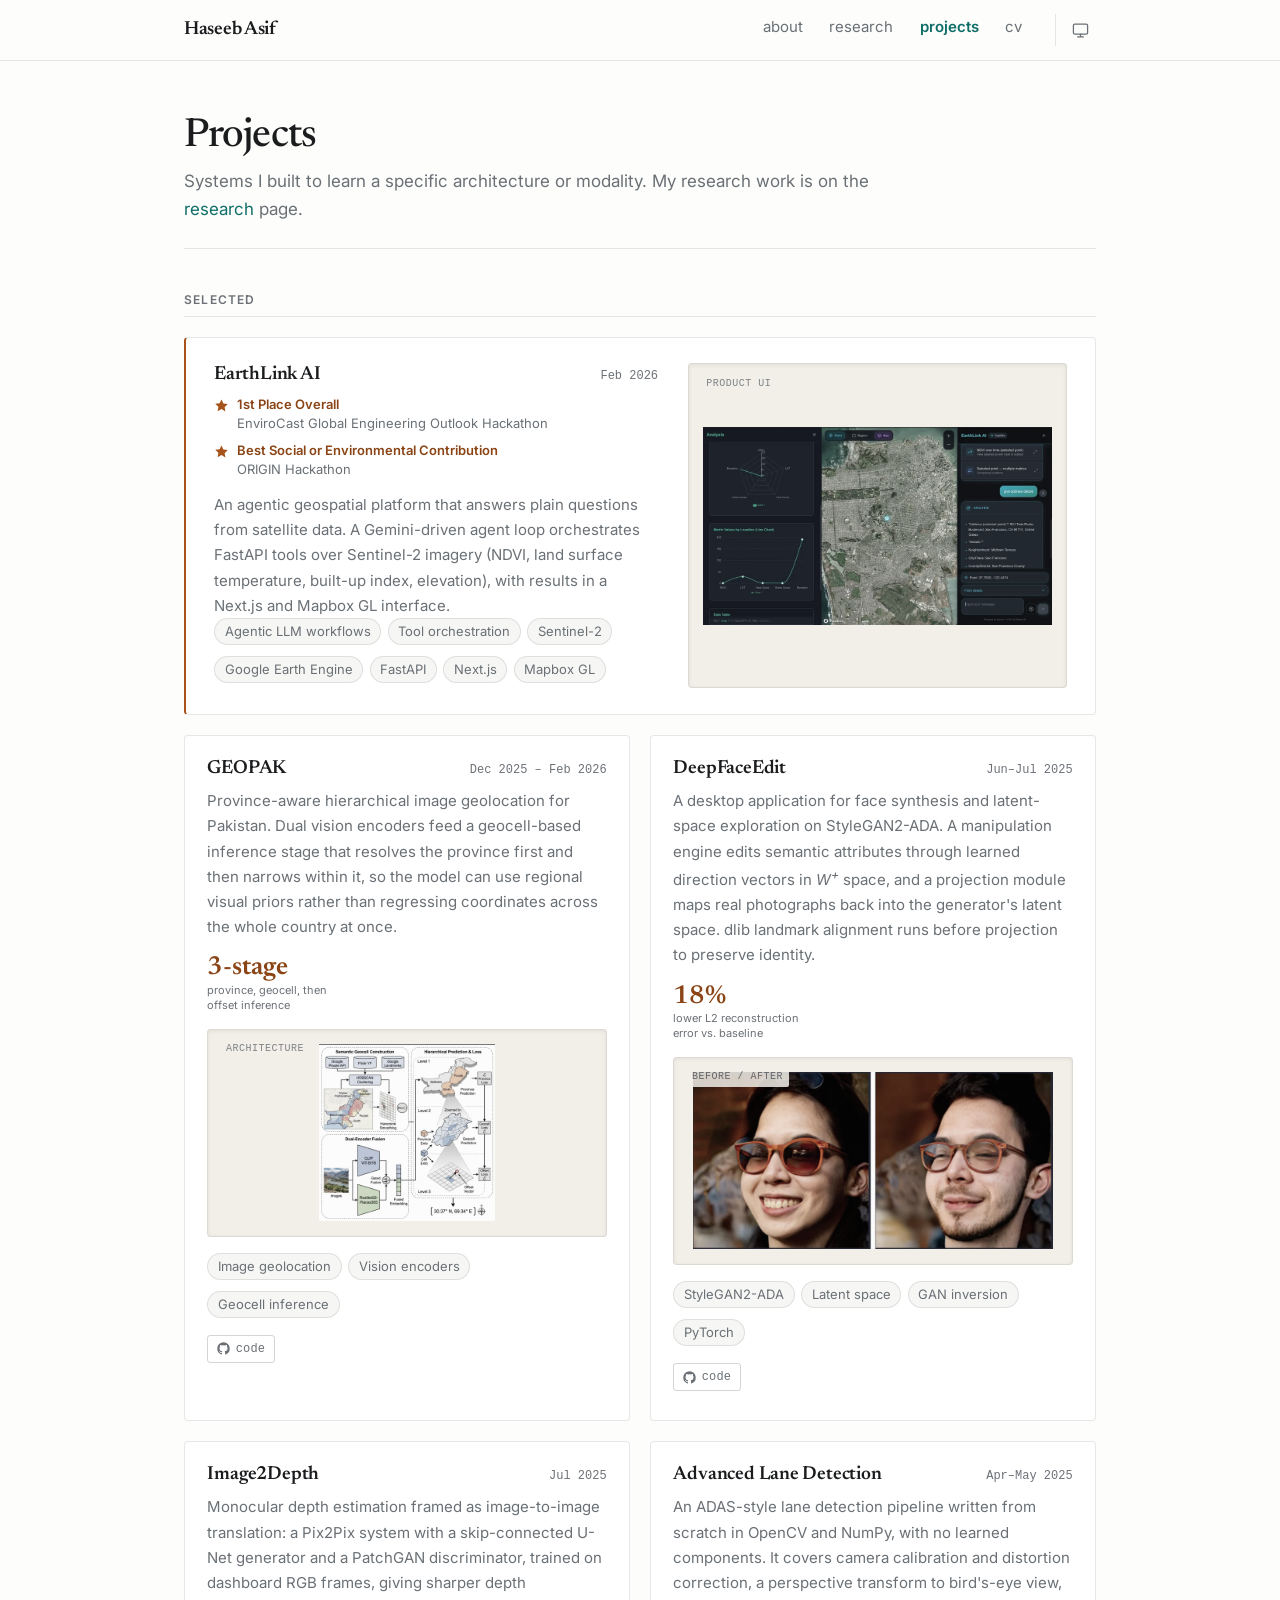
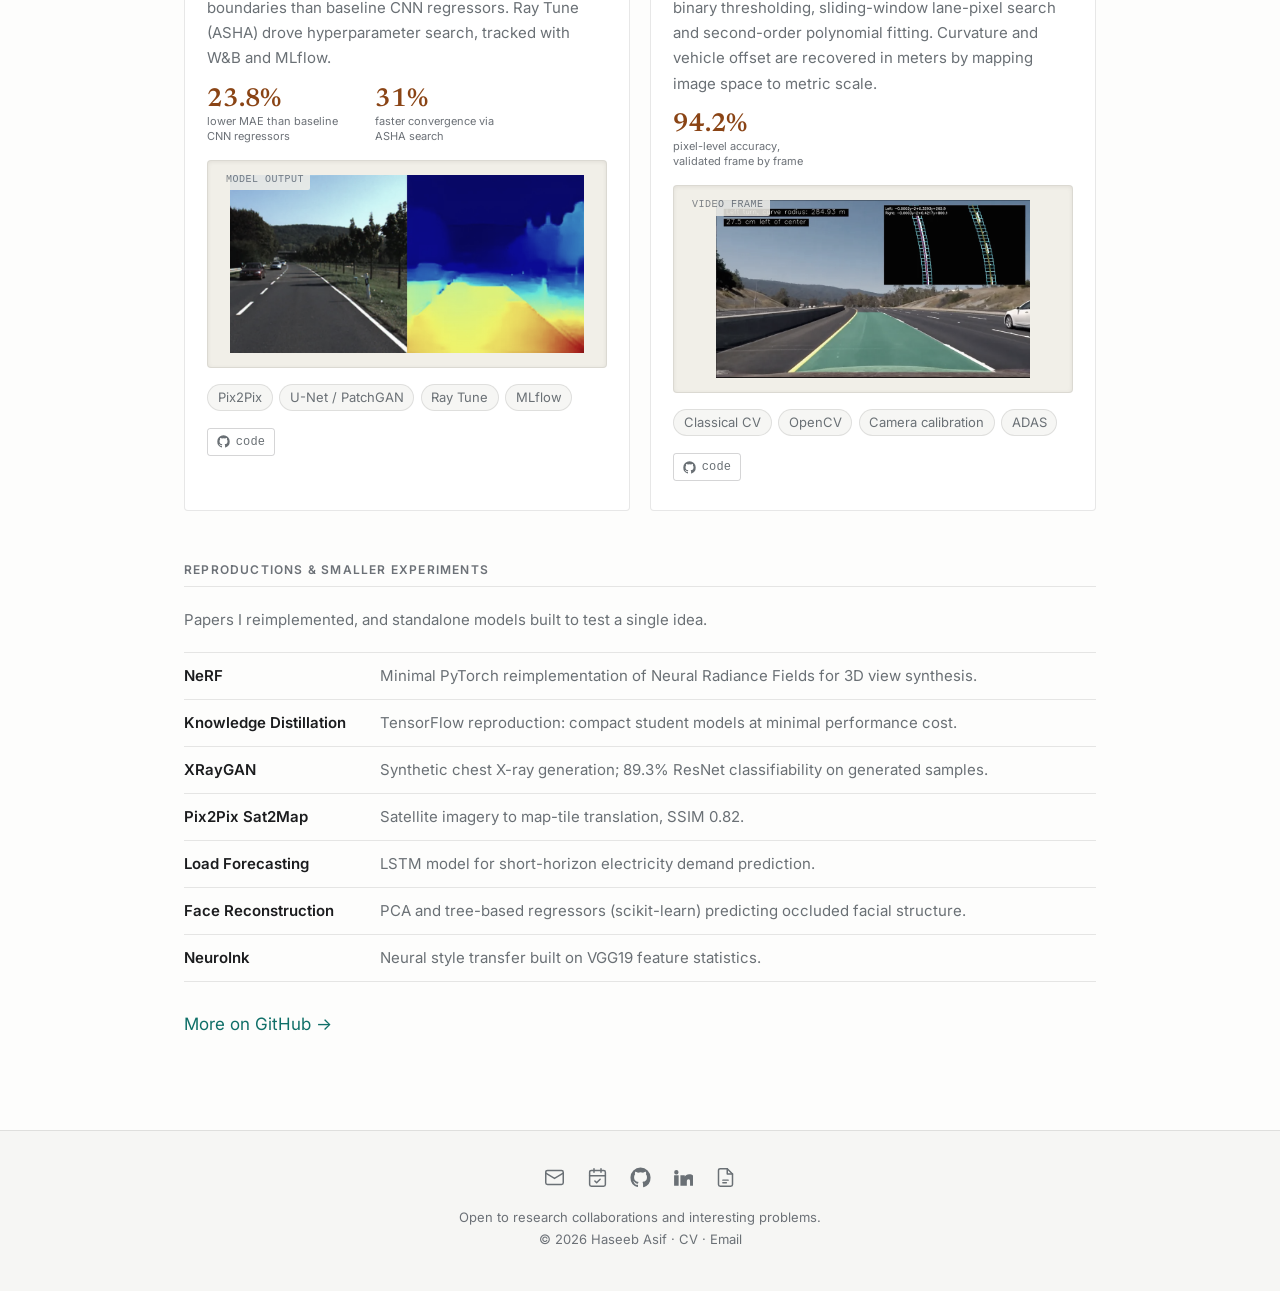
<file: projects.html>
<!DOCTYPE html>
<html lang="en" data-theme="light">
  <head>
    <meta charset="utf-8" />
    <meta name="viewport" content="width=device-width, initial-scale=1" />
    <title>Projects · Haseeb Asif</title>
    <meta
      name="description"
      content="Engineering projects by Haseeb Asif, covering agentic geospatial intelligence, image geolocation, generative vision models and classical computer vision."
    />
    <link rel="canonical" href="https://haseebasif7.github.io/projects.html" />
    <meta property="og:type" content="website" />
    <meta property="og:title" content="Projects · Haseeb Asif" />
    <meta
      property="og:description"
      content="Agentic geospatial intelligence, image geolocation, generative vision models, and classical CV pipelines."
    />
    <meta property="og:url" content="https://haseebasif7.github.io/projects.html" />
    <meta property="og:image" content="https://haseebasif7.github.io/assets/img/profile.jpg" />
    <meta name="twitter:card" content="summary" />

    <link
      rel="icon"
      href="data:image/svg+xml,<svg xmlns=%22http://www.w3.org/2000/svg%22 viewBox=%220 0 100 100%22><text y=%22.9em%22 font-size=%2290%22>%F0%9F%A7%AA</text></svg>"
    />

    <link rel="preconnect" href="https://fonts.googleapis.com" />
    <link rel="preconnect" href="https://fonts.gstatic.com" crossorigin />
    <link
      href="https://fonts.googleapis.com/css2?family=Inter:wght@400;500;600&family=Newsreader:ital,opsz,wght@0,6..72,400;0,6..72,500;0,6..72,600;1,6..72,400&display=swap"
      rel="stylesheet"
    />
    <link rel="stylesheet" href="assets/css/main.css?v=6" />

    <script>
      (function () {
        try {
          var s = localStorage.getItem("theme");
          var dark =
            s === "dark" ||
            ((!s || s === "system") &&
              window.matchMedia("(prefers-color-scheme: dark)").matches);
          document.documentElement.setAttribute("data-theme", dark ? "dark" : "light");
        } catch (e) {}
      })();
    </script>
  </head>

  <body>
    <a class="skip-link" href="#main">Skip to content</a>

    <header class="nav">
      <nav class="container nav-inner" aria-label="Main">
        <a class="nav-brand" href="index.html">Haseeb Asif</a>
        <ul class="nav-links" id="nav-links">
          <li><a href="index.html">about</a></li>
          <li><a href="research.html">research</a></li>
          <li><a href="projects.html" aria-current="page">projects</a></li>
          <li><a href="cv.html">cv</a></li>
        </ul>
        <div class="nav-tools">
          <button class="icon-btn" id="theme-toggle" type="button" data-theme-state="system" aria-label="Toggle theme">
            <svg class="ico-system" viewBox="0 0 24 24" fill="none" stroke="currentColor" stroke-width="1.8" stroke-linecap="round" stroke-linejoin="round" aria-hidden="true"><rect x="2" y="3" width="20" height="14" rx="2" /><path d="M8 21h8M12 17v4" /></svg>
            <svg class="ico-light" viewBox="0 0 24 24" fill="none" stroke="currentColor" stroke-width="1.8" stroke-linecap="round" stroke-linejoin="round" aria-hidden="true"><circle cx="12" cy="12" r="4" /><path d="M12 2v2M12 20v2M4.9 4.9l1.4 1.4M17.7 17.7l1.4 1.4M2 12h2M20 12h2M4.9 19.1l1.4-1.4M17.7 6.3l1.4-1.4" /></svg>
            <svg class="ico-dark" viewBox="0 0 24 24" fill="none" stroke="currentColor" stroke-width="1.8" stroke-linecap="round" stroke-linejoin="round" aria-hidden="true"><path d="M21 12.8A9 9 0 1 1 11.2 3a7 7 0 0 0 9.8 9.8z" /></svg>
          </button>
          <button class="icon-btn nav-toggle" id="nav-toggle" type="button" aria-label="Menu" aria-expanded="false" aria-controls="nav-links">
            <svg viewBox="0 0 24 24" fill="none" stroke="currentColor" stroke-width="1.8" stroke-linecap="round" aria-hidden="true"><path d="M3 6h18M3 12h18M3 18h18" /></svg>
          </button>
        </div>
      </nav>
    </header>

    <main id="main">
      <div class="container">
        <div class="page-head">
          <h1>Projects</h1>
          <p class="lede">
            Systems I built to learn a specific architecture or modality. My research
            work is on the <a href="research.html">research</a> page.
          </p>
        </div>

        <section aria-labelledby="selected-h">
          <h2 class="section-title" id="selected-h">Selected</h2>
          <ul class="card-grid card-grid-featured" data-reveal-group>
            <li class="card card-featured reveal" id="earthlink">
              <div class="card-featured-body">
                <div class="card-head">
                  <h3 class="card-title">EarthLink AI</h3>
                  <span class="card-date">Feb 2026</span>
                </div>
                <ul class="card-awards">
                  <li>
                    <svg class="award-star" viewBox="0 0 24 24" fill="currentColor" aria-hidden="true"><path d="M12 2.5l3.09 6.26 6.91 1.01-5 4.87 1.18 6.87L12 17.77l-6.18 3.24 1.18-6.87-5-4.87 6.91-1.01L12 2.5z" /></svg>
                    <span class="award-text">
                      <span class="award-title">1st Place Overall</span>
                      <span class="award-org">EnviroCast Global Engineering Outlook Hackathon</span>
                    </span>
                  </li>
                  <li>
                    <svg class="award-star" viewBox="0 0 24 24" fill="currentColor" aria-hidden="true"><path d="M12 2.5l3.09 6.26 6.91 1.01-5 4.87 1.18 6.87L12 17.77l-6.18 3.24 1.18-6.87-5-4.87 6.91-1.01L12 2.5z" /></svg>
                    <span class="award-text">
                      <span class="award-title">Best Social or Environmental Contribution</span>
                      <span class="award-org">ORIGIN Hackathon</span>
                    </span>
                  </li>
                </ul>
                <div class="card-body">
                  <p>
                    An agentic geospatial platform that answers plain questions
                    from satellite data. A Gemini-driven agent loop orchestrates
                    FastAPI tools over Sentinel-2 imagery (NDVI, land surface
                    temperature, built-up index, elevation), with results in a
                    Next.js and Mapbox GL interface.
                  </p>
                </div>
                <div class="card-foot">
                  <ul class="tags">
                    <li class="tag">Agentic LLM workflows</li>
                    <li class="tag">Tool orchestration</li>
                    <li class="tag">Sentinel-2</li>
                    <li class="tag">Google Earth Engine</li>
                    <li class="tag">FastAPI</li>
                    <li class="tag">Next.js</li>
                    <li class="tag">Mapbox GL</li>
                  </ul>
                </div>
              </div>
              <div class="card-thumb-wrap">
                <span class="card-thumb-tag">product UI</span>
                <picture>
                  <source srcset="assets/img/projects/earthlink.webp" type="image/webp" />
                  <img
                    class="card-thumb"
                    src="assets/img/projects/earthlink.jpg"
                    alt="EarthLink AI dashboard showing a satellite map, NDVI metrics and a Gemini chat interface"
                    loading="lazy"
                    width="900"
                    height="511"
                  />
                </picture>
              </div>
            </li>
          </ul>

          <ul class="card-grid" data-reveal-group>
            <li class="card reveal" id="geopak">
              <div class="card-head">
                <h3 class="card-title">
                  <a href="https://github.com/Haseebasif7/GEOPAK" rel="noopener">GEOPAK</a>
                </h3>
                <span class="card-date">Dec 2025 – Feb 2026</span>
              </div>
              <div class="card-body">
                <p>
                  Province-aware hierarchical image geolocation for Pakistan. Dual
                  vision encoders feed a geocell-based inference stage that resolves
                  the province first and then narrows within it, so the model can use
                  regional visual priors rather than regressing coordinates across the
                  whole country at once.
                </p>
              </div>
              <div class="stat-row">
                <div class="stat">
                  <span class="stat-num">3-stage</span>
                  <span class="stat-label">province, geocell, then offset inference</span>
                </div>
              </div>
              <div class="card-thumb-wrap">
                <span class="card-thumb-tag">architecture</span>
                <picture>
                  <source srcset="assets/img/projects/geopak.webp" type="image/webp" />
                  <img
                    class="card-thumb"
                    src="assets/img/projects/geopak.jpg"
                    alt="GEOPAK hierarchical geolocation architecture: dual vision encoders feeding province, geocell and offset prediction stages"
                    loading="lazy"
                    width="900"
                    height="904"
                  />
                </picture>
              </div>
              <div class="card-foot">
                <ul class="tags">
                  <li class="tag">Image geolocation</li>
                  <li class="tag">Vision encoders</li>
                  <li class="tag">Geocell inference</li>
                </ul>
                <ul class="link-list">
                  <li>
                    <a class="btn-link" href="https://github.com/Haseebasif7/GEOPAK" rel="noopener">
                      <svg viewBox="0 0 24 24" fill="currentColor" aria-hidden="true"><path d="M12 .5A11.5 11.5 0 0 0 .5 12a11.5 11.5 0 0 0 7.86 10.92c.58.1.79-.25.79-.56v-2c-3.2.7-3.88-1.37-3.88-1.37-.53-1.35-1.29-1.71-1.29-1.71-1.05-.72.08-.7.08-.7 1.16.08 1.77 1.2 1.77 1.2 1.03 1.77 2.7 1.26 3.36.96.1-.75.4-1.26.73-1.55-2.56-.29-5.25-1.28-5.25-5.7 0-1.26.45-2.29 1.19-3.1-.12-.29-.52-1.46.11-3.05 0 0 .97-.31 3.18 1.18a11 11 0 0 1 5.79 0c2.2-1.5 3.17-1.18 3.17-1.18.63 1.59.24 2.76.12 3.05.74.81 1.19 1.84 1.19 3.1 0 4.43-2.7 5.4-5.27 5.69.41.36.78 1.06.78 2.14v3.17c0 .31.21.67.8.56A11.5 11.5 0 0 0 23.5 12 11.5 11.5 0 0 0 12 .5z" /></svg>
                      code
                    </a>
                  </li>
                </ul>
              </div>
            </li>

            <li class="card reveal" id="deepfaceedit">
              <div class="card-head">
                <h3 class="card-title">
                  <a href="https://github.com/Haseebasif7/DeepFaceEdit" rel="noopener">DeepFaceEdit</a>
                </h3>
                <span class="card-date">Jun–Jul 2025</span>
              </div>
              <div class="card-body">
                <p>
                  A desktop application for face synthesis and latent-space
                  exploration on StyleGAN2-ADA. A manipulation engine edits semantic
                  attributes through learned direction vectors in
                  <em>W<sup>+</sup></em> space, and a projection module maps real
                  photographs back into the generator's latent space. dlib landmark
                  alignment runs before projection to preserve identity.
                </p>
              </div>
              <div class="stat-row">
                <div class="stat">
                  <span class="stat-num">18%</span>
                  <span class="stat-label">lower L2 reconstruction error vs. baseline</span>
                </div>
              </div>
              <div class="card-thumb-wrap">
                <span class="card-thumb-tag">before / after</span>
                <picture>
                  <source srcset="assets/img/projects/deepfaceedit.webp" type="image/webp" />
                  <img
                    class="card-thumb"
                    src="assets/img/projects/deepfaceedit.jpg"
                    alt="DeepFaceEdit before and after semantic attribute editing on two generated faces"
                    loading="lazy"
                    width="900"
                    height="444"
                  />
                </picture>
              </div>
              <div class="card-foot">
                <ul class="tags">
                  <li class="tag">StyleGAN2-ADA</li>
                  <li class="tag">Latent space</li>
                  <li class="tag">GAN inversion</li>
                  <li class="tag">PyTorch</li>
                </ul>
                <ul class="link-list">
                  <li>
                    <a class="btn-link" href="https://github.com/Haseebasif7/DeepFaceEdit" rel="noopener">
                      <svg viewBox="0 0 24 24" fill="currentColor" aria-hidden="true"><path d="M12 .5A11.5 11.5 0 0 0 .5 12a11.5 11.5 0 0 0 7.86 10.92c.58.1.79-.25.79-.56v-2c-3.2.7-3.88-1.37-3.88-1.37-.53-1.35-1.29-1.71-1.29-1.71-1.05-.72.08-.7.08-.7 1.16.08 1.77 1.2 1.77 1.2 1.03 1.77 2.7 1.26 3.36.96.1-.75.4-1.26.73-1.55-2.56-.29-5.25-1.28-5.25-5.7 0-1.26.45-2.29 1.19-3.1-.12-.29-.52-1.46.11-3.05 0 0 .97-.31 3.18 1.18a11 11 0 0 1 5.79 0c2.2-1.5 3.17-1.18 3.17-1.18.63 1.59.24 2.76.12 3.05.74.81 1.19 1.84 1.19 3.1 0 4.43-2.7 5.4-5.27 5.69.41.36.78 1.06.78 2.14v3.17c0 .31.21.67.8.56A11.5 11.5 0 0 0 23.5 12 11.5 11.5 0 0 0 12 .5z" /></svg>
                      code
                    </a>
                  </li>
                </ul>
              </div>
            </li>

            <li class="card reveal" id="image2depth">
              <div class="card-head">
                <h3 class="card-title">
                  <a href="https://github.com/Haseebasif7/Image2Depth" rel="noopener">Image2Depth</a>
                </h3>
                <span class="card-date">Jul 2025</span>
              </div>
              <div class="card-body">
                <p>
                  Monocular depth estimation framed as image-to-image translation: a
                  Pix2Pix system with a skip-connected U-Net generator and a PatchGAN
                  discriminator, trained on dashboard RGB frames, giving sharper depth
                  boundaries than baseline CNN regressors. Ray Tune (ASHA) drove
                  hyperparameter search, tracked with W&amp;B and MLflow.
                </p>
              </div>
              <div class="stat-row">
                <div class="stat">
                  <span class="stat-num">23.8%</span>
                  <span class="stat-label">lower MAE than baseline CNN regressors</span>
                </div>
                <div class="stat">
                  <span class="stat-num">31%</span>
                  <span class="stat-label">faster convergence via ASHA search</span>
                </div>
              </div>
              <div class="card-thumb-wrap">
                <span class="card-thumb-tag">model output</span>
                <picture>
                  <source srcset="assets/img/projects/image2depth.webp" type="image/webp" />
                  <img
                    class="card-thumb"
                    src="assets/img/projects/image2depth.jpg"
                    alt="Image2Depth dashboard RGB frame next to its predicted depth map"
                    loading="lazy"
                    width="900"
                    height="450"
                  />
                </picture>
              </div>
              <div class="card-foot">
                <ul class="tags">
                  <li class="tag">Pix2Pix</li>
                  <li class="tag">U-Net / PatchGAN</li>
                  <li class="tag">Ray Tune</li>
                  <li class="tag">MLflow</li>
                </ul>
                <ul class="link-list">
                  <li>
                    <a class="btn-link" href="https://github.com/Haseebasif7/Image2Depth" rel="noopener">
                      <svg viewBox="0 0 24 24" fill="currentColor" aria-hidden="true"><path d="M12 .5A11.5 11.5 0 0 0 .5 12a11.5 11.5 0 0 0 7.86 10.92c.58.1.79-.25.79-.56v-2c-3.2.7-3.88-1.37-3.88-1.37-.53-1.35-1.29-1.71-1.29-1.71-1.05-.72.08-.7.08-.7 1.16.08 1.77 1.2 1.77 1.2 1.03 1.77 2.7 1.26 3.36.96.1-.75.4-1.26.73-1.55-2.56-.29-5.25-1.28-5.25-5.7 0-1.26.45-2.29 1.19-3.1-.12-.29-.52-1.46.11-3.05 0 0 .97-.31 3.18 1.18a11 11 0 0 1 5.79 0c2.2-1.5 3.17-1.18 3.17-1.18.63 1.59.24 2.76.12 3.05.74.81 1.19 1.84 1.19 3.1 0 4.43-2.7 5.4-5.27 5.69.41.36.78 1.06.78 2.14v3.17c0 .31.21.67.8.56A11.5 11.5 0 0 0 23.5 12 11.5 11.5 0 0 0 12 .5z" /></svg>
                      code
                    </a>
                  </li>
                </ul>
              </div>
            </li>

            <li class="card reveal" id="lane-detection">
              <div class="card-head">
                <h3 class="card-title">
                  <a href="https://github.com/Haseebasif7/Advance-Lane-Detection" rel="noopener">Advanced Lane Detection</a>
                </h3>
                <span class="card-date">Apr–May 2025</span>
              </div>
              <div class="card-body">
                <p>
                  An ADAS-style lane detection pipeline written from scratch in OpenCV
                  and NumPy, with no learned components. It covers camera calibration
                  and distortion correction, a perspective transform to bird's-eye
                  view, binary thresholding, sliding-window lane-pixel search and
                  second-order polynomial fitting. Curvature and vehicle offset are
                  recovered in meters by mapping image space to metric scale.
                </p>
              </div>
              <div class="stat-row">
                <div class="stat">
                  <span class="stat-num">94.2%</span>
                  <span class="stat-label">pixel-level accuracy, validated frame by frame</span>
                </div>
              </div>
              <div class="card-thumb-wrap">
                <span class="card-thumb-tag">video frame</span>
                <picture>
                  <source srcset="assets/img/projects/lane-detection.webp" type="image/webp" />
                  <img
                    class="card-thumb"
                    src="assets/img/projects/lane-detection.jpg"
                    alt="Lane detection pipeline overlaying the detected drivable lane and curve fit on a highway frame"
                    loading="lazy"
                    width="900"
                    height="509"
                  />
                </picture>
              </div>
              <div class="card-foot">
                <ul class="tags">
                  <li class="tag">Classical CV</li>
                  <li class="tag">OpenCV</li>
                  <li class="tag">Camera calibration</li>
                  <li class="tag">ADAS</li>
                </ul>
                <ul class="link-list">
                  <li>
                    <a class="btn-link" href="https://github.com/Haseebasif7/Advance-Lane-Detection" rel="noopener">
                      <svg viewBox="0 0 24 24" fill="currentColor" aria-hidden="true"><path d="M12 .5A11.5 11.5 0 0 0 .5 12a11.5 11.5 0 0 0 7.86 10.92c.58.1.79-.25.79-.56v-2c-3.2.7-3.88-1.37-3.88-1.37-.53-1.35-1.29-1.71-1.29-1.71-1.05-.72.08-.7.08-.7 1.16.08 1.77 1.2 1.77 1.2 1.03 1.77 2.7 1.26 3.36.96.1-.75.4-1.26.73-1.55-2.56-.29-5.25-1.28-5.25-5.7 0-1.26.45-2.29 1.19-3.1-.12-.29-.52-1.46.11-3.05 0 0 .97-.31 3.18 1.18a11 11 0 0 1 5.79 0c2.2-1.5 3.17-1.18 3.17-1.18.63 1.59.24 2.76.12 3.05.74.81 1.19 1.84 1.19 3.1 0 4.43-2.7 5.4-5.27 5.69.41.36.78 1.06.78 2.14v3.17c0 .31.21.67.8.56A11.5 11.5 0 0 0 23.5 12 11.5 11.5 0 0 0 12 .5z" /></svg>
                      code
                    </a>
                  </li>
                </ul>
              </div>
            </li>
          </ul>
        </section>

        <section class="section" aria-labelledby="reproductions-h">
          <h2 class="section-title" id="reproductions-h">
            Reproductions &amp; smaller experiments
          </h2>
          <p class="entry-body" style="margin-bottom: 1.25rem">
            Papers I reimplemented, and standalone models built to test a single idea.
          </p>
          <ul class="compact" data-reveal-group>
            <li class="reveal">
              <b>NeRF</b>
              <span>Minimal PyTorch reimplementation of Neural Radiance Fields for 3D view synthesis.</span>
            </li>
            <li class="reveal">
              <b>Knowledge Distillation</b>
              <span>TensorFlow reproduction: compact student models at minimal performance cost.</span>
            </li>
            <li class="reveal">
              <b>XRayGAN</b>
              <span>Synthetic chest X-ray generation; 89.3% ResNet classifiability on generated samples.</span>
            </li>
            <li class="reveal">
              <b>Pix2Pix Sat2Map</b>
              <span>Satellite imagery to map-tile translation, SSIM 0.82.</span>
            </li>
            <li class="reveal">
              <b>Load Forecasting</b>
              <span>LSTM model for short-horizon electricity demand prediction.</span>
            </li>
            <li class="reveal">
              <b>Face Reconstruction</b>
              <span>PCA and tree-based regressors (scikit-learn) predicting occluded facial structure.</span>
            </li>
            <li class="reveal">
              <b>NeuroInk</b>
              <span>Neural style transfer built on VGG19 feature statistics.</span>
            </li>
          </ul>
          <p style="margin-top: 1.75rem">
            <a href="https://github.com/Haseebasif7" rel="noopener">More on GitHub →</a>
          </p>
        </section>
      </div>
    </main>

    <footer class="footer">
      <div class="container">
        <div class="footer-social">
          <a href="mailto:m.haseebasif5@gmail.com" aria-label="Email">
            <svg viewBox="0 0 24 24" fill="none" stroke="currentColor" stroke-width="1.7" stroke-linecap="round" stroke-linejoin="round" aria-hidden="true"><rect x="2" y="4" width="20" height="16" rx="2" /><path d="m2 7 10 6 10-6" /></svg>
          </a>
          <a href="https://cal.com/haseebasif" target="_blank" rel="noopener" aria-label="Book a call">
            <svg viewBox="0 0 24 24" fill="none" stroke="currentColor" stroke-width="1.7" stroke-linecap="round" stroke-linejoin="round" aria-hidden="true"><rect x="3" y="4" width="18" height="18" rx="2" /><path d="M16 2v4M8 2v4M3 10h18" /><path d="M9 16l2 2 4-4" /></svg>
          </a>
          <a href="https://github.com/Haseebasif7" rel="me noopener" aria-label="GitHub">
            <svg viewBox="0 0 24 24" fill="currentColor" aria-hidden="true"><path d="M12 .5A11.5 11.5 0 0 0 .5 12a11.5 11.5 0 0 0 7.86 10.92c.58.1.79-.25.79-.56v-2c-3.2.7-3.88-1.37-3.88-1.37-.53-1.35-1.29-1.71-1.29-1.71-1.05-.72.08-.7.08-.7 1.16.08 1.77 1.2 1.77 1.2 1.03 1.77 2.7 1.26 3.36.96.1-.75.4-1.26.73-1.55-2.56-.29-5.25-1.28-5.25-5.7 0-1.26.45-2.29 1.19-3.1-.12-.29-.52-1.46.11-3.05 0 0 .97-.31 3.18 1.18a11 11 0 0 1 5.79 0c2.2-1.5 3.17-1.18 3.17-1.18.63 1.59.24 2.76.12 3.05.74.81 1.19 1.84 1.19 3.1 0 4.43-2.7 5.4-5.27 5.69.41.36.78 1.06.78 2.14v3.17c0 .31.21.67.8.56A11.5 11.5 0 0 0 23.5 12 11.5 11.5 0 0 0 12 .5z" /></svg>
          </a>
          <a href="https://www.linkedin.com/in/haseeb-asif-4400212a0/" rel="me noopener" aria-label="LinkedIn">
            <svg viewBox="0 0 24 24" fill="currentColor" aria-hidden="true"><path d="M4.98 3.5a2.5 2.5 0 1 1 0 5 2.5 2.5 0 0 1 0-5zM2.4 21.5h5.2V9.3H2.4v12.2zM9.6 9.3h4.98v1.67h.07c.7-1.24 2.4-2.55 4.93-2.55 5.27 0 6.24 3.3 6.24 7.6v5.48h-5.2v-4.86c0-1.16-.02-2.65-1.7-2.65-1.7 0-1.96 1.26-1.96 2.57v4.94H9.6V9.3z" /></svg>
          </a>
          <a href="assets/pdf/haseeb-asif-cv.pdf" aria-label="Curriculum vitae (PDF)">
            <svg viewBox="0 0 24 24" fill="none" stroke="currentColor" stroke-width="1.7" stroke-linecap="round" stroke-linejoin="round" aria-hidden="true"><path d="M14 2H6a2 2 0 0 0-2 2v16a2 2 0 0 0 2 2h12a2 2 0 0 0 2-2V8z" /><path d="M14 2v6h6M9 15h6M9 18h4" /></svg>
          </a>
        </div>
        <p class="footer-note">
          Open to research collaborations and interesting problems.<br />
          © <span id="year">2026</span> Haseeb Asif ·
          <a href="assets/pdf/haseeb-asif-cv.pdf">CV</a> ·
          <a href="mailto:m.haseebasif5@gmail.com">Email</a>
        </p>
      </div>
    </footer>

    <script src="assets/js/main.js"></script>
    <script>
      document.getElementById("year").textContent = new Date().getFullYear();
    </script>
  </body>
</html>
</file>
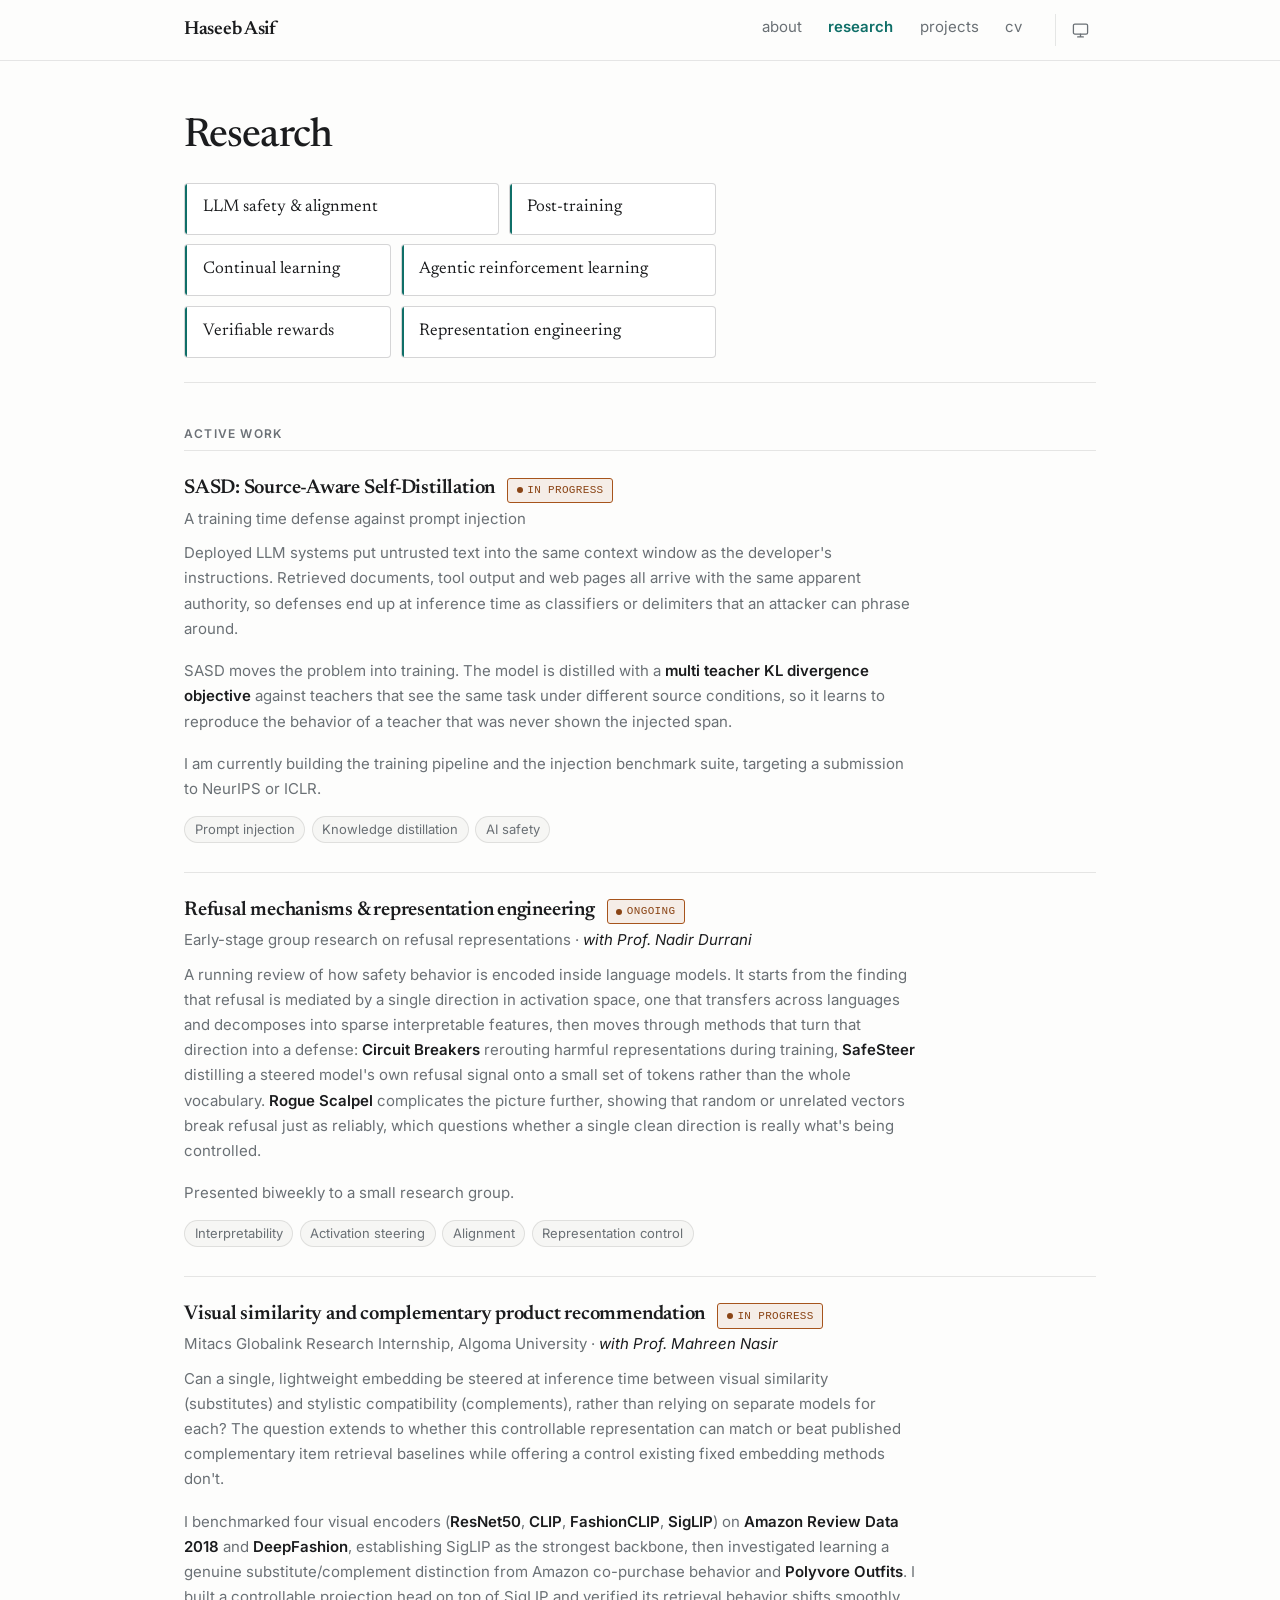
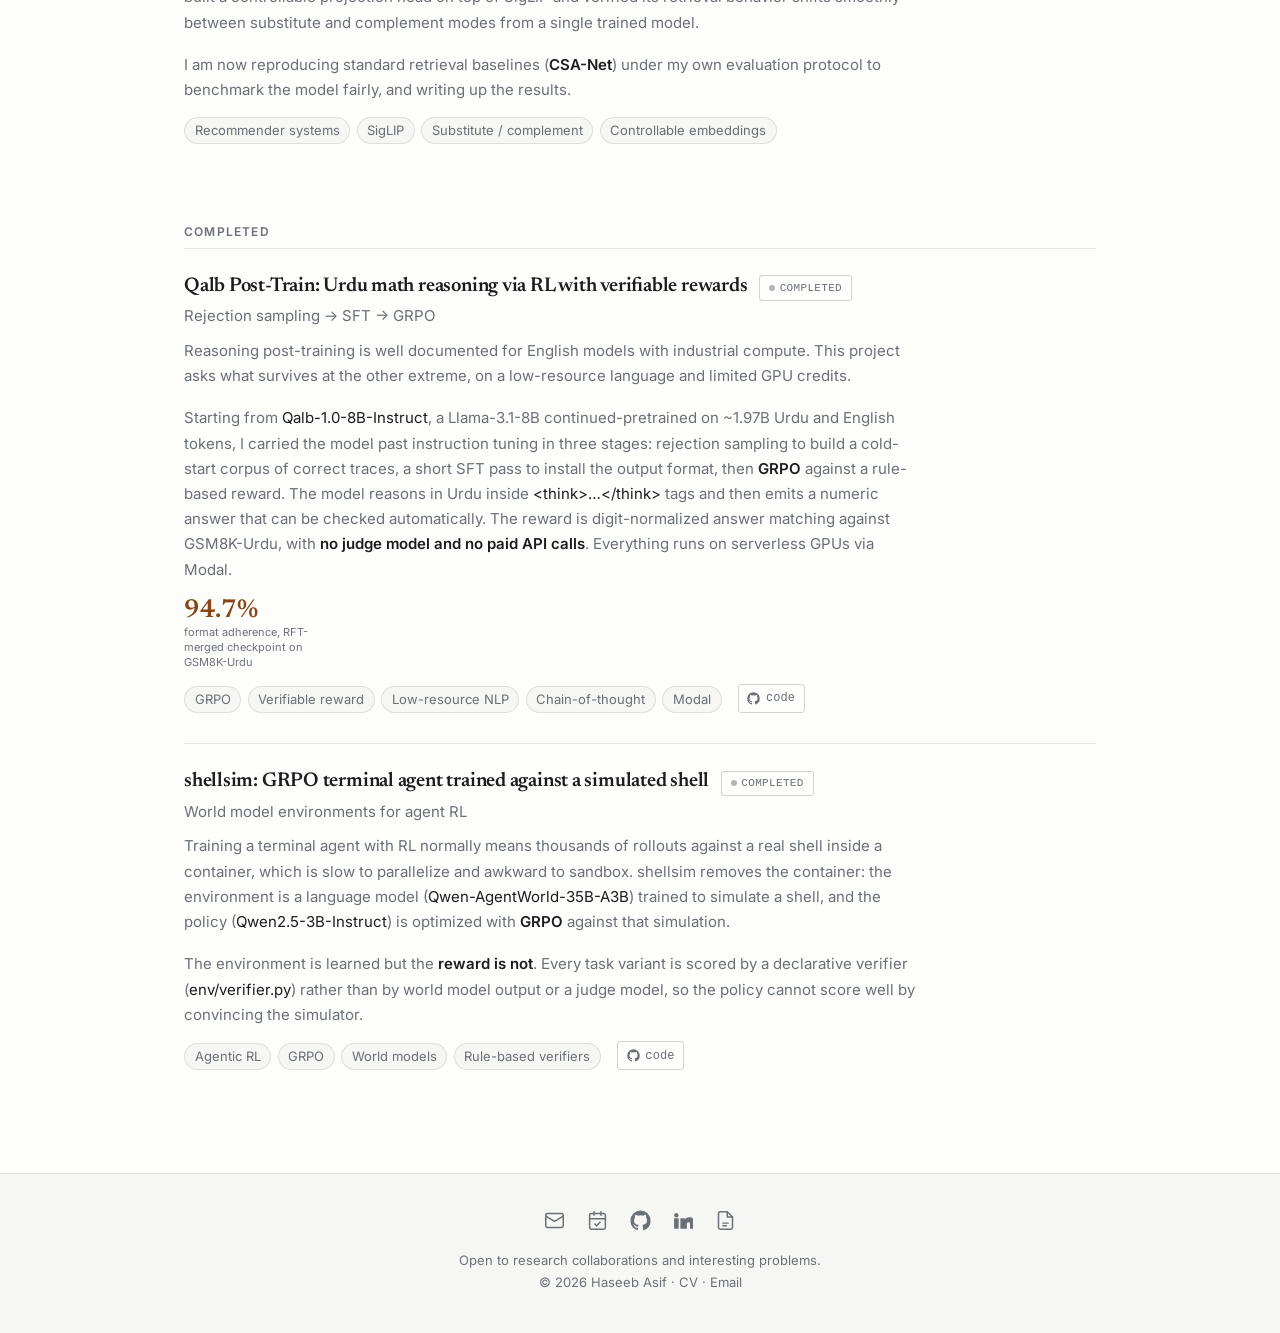
<file: research.html>
<!DOCTYPE html>
<html lang="en" data-theme="light">
  <head>
    <meta charset="utf-8" />
    <meta name="viewport" content="width=device-width, initial-scale=1" />
    <title>Research · Haseeb Asif</title>
    <meta
      name="description"
      content="Research by Haseeb Asif on prompt-injection defenses, reinforcement learning with verifiable rewards, agentic RL, and refusal mechanisms in large language models."
    />
    <link rel="canonical" href="https://haseebasif7.github.io/research.html" />
    <meta property="og:type" content="website" />
    <meta property="og:title" content="Research · Haseeb Asif" />
    <meta
      property="og:description"
      content="Prompt-injection defenses, RL with verifiable rewards, agentic RL, and refusal mechanisms in LLMs."
    />
    <meta property="og:url" content="https://haseebasif7.github.io/research.html" />
    <meta property="og:image" content="https://haseebasif7.github.io/assets/img/profile.jpg" />
    <meta name="twitter:card" content="summary" />

    <link
      rel="icon"
      href="data:image/svg+xml,<svg xmlns=%22http://www.w3.org/2000/svg%22 viewBox=%220 0 100 100%22><text y=%22.9em%22 font-size=%2290%22>%F0%9F%A7%AA</text></svg>"
    />

    <link rel="preconnect" href="https://fonts.googleapis.com" />
    <link rel="preconnect" href="https://fonts.gstatic.com" crossorigin />
    <link
      href="https://fonts.googleapis.com/css2?family=Inter:wght@400;500;600&family=Newsreader:ital,opsz,wght@0,6..72,400;0,6..72,500;0,6..72,600;1,6..72,400&display=swap"
      rel="stylesheet"
    />
    <link rel="stylesheet" href="assets/css/main.css?v=6" />

    <script>
      (function () {
        try {
          var s = localStorage.getItem("theme");
          var dark =
            s === "dark" ||
            ((!s || s === "system") &&
              window.matchMedia("(prefers-color-scheme: dark)").matches);
          document.documentElement.setAttribute("data-theme", dark ? "dark" : "light");
        } catch (e) {}
      })();
    </script>
  </head>

  <body>
    <a class="skip-link" href="#main">Skip to content</a>

    <header class="nav">
      <nav class="container nav-inner" aria-label="Main">
        <a class="nav-brand" href="index.html">Haseeb Asif</a>
        <ul class="nav-links" id="nav-links">
          <li><a href="index.html">about</a></li>
          <li><a href="research.html" aria-current="page">research</a></li>
          <li><a href="projects.html">projects</a></li>
          <li><a href="cv.html">cv</a></li>
        </ul>
        <div class="nav-tools">
          <button class="icon-btn" id="theme-toggle" type="button" data-theme-state="system" aria-label="Toggle theme">
            <svg class="ico-system" viewBox="0 0 24 24" fill="none" stroke="currentColor" stroke-width="1.8" stroke-linecap="round" stroke-linejoin="round" aria-hidden="true"><rect x="2" y="3" width="20" height="14" rx="2" /><path d="M8 21h8M12 17v4" /></svg>
            <svg class="ico-light" viewBox="0 0 24 24" fill="none" stroke="currentColor" stroke-width="1.8" stroke-linecap="round" stroke-linejoin="round" aria-hidden="true"><circle cx="12" cy="12" r="4" /><path d="M12 2v2M12 20v2M4.9 4.9l1.4 1.4M17.7 17.7l1.4 1.4M2 12h2M20 12h2M4.9 19.1l1.4-1.4M17.7 6.3l1.4-1.4" /></svg>
            <svg class="ico-dark" viewBox="0 0 24 24" fill="none" stroke="currentColor" stroke-width="1.8" stroke-linecap="round" stroke-linejoin="round" aria-hidden="true"><path d="M21 12.8A9 9 0 1 1 11.2 3a7 7 0 0 0 9.8 9.8z" /></svg>
          </button>
          <button class="icon-btn nav-toggle" id="nav-toggle" type="button" aria-label="Menu" aria-expanded="false" aria-controls="nav-links">
            <svg viewBox="0 0 24 24" fill="none" stroke="currentColor" stroke-width="1.8" stroke-linecap="round" aria-hidden="true"><path d="M3 6h18M3 12h18M3 18h18" /></svg>
          </button>
        </div>
      </nav>
    </header>

    <main id="main">
      <div class="container">
        <div class="page-head">
          <h1>Research</h1>
          <ul class="interest-map">
            <li class="interest-node interest-node-wide">LLM safety &amp; alignment</li>
            <li class="interest-node">Post-training</li>
            <li class="interest-node">Continual learning</li>
            <li class="interest-node interest-node-wide">Agentic reinforcement learning</li>
            <li class="interest-node">Verifiable rewards</li>
            <li class="interest-node interest-node-wide">Representation engineering</li>
          </ul>
        </div>

        <section class="section" style="margin-top: 0" aria-labelledby="active-h">
          <h2 class="section-title" id="active-h">Active work</h2>
          <ul class="entries" data-reveal-group>
            <li class="entry reveal" id="sasd">
              <div class="entry-head">
                <h3 class="entry-title">SASD: Source-Aware Self-Distillation</h3>
                <span class="chip chip-active">In progress</span>
              </div>
              <p class="entry-sub">A training time defense against prompt injection</p>
              <div class="entry-body">
                <p>
                  Deployed LLM systems put untrusted text into the same context
                  window as the developer's instructions. Retrieved documents, tool
                  output and web pages all arrive with the same apparent authority,
                  so defenses end up at inference time as classifiers or delimiters
                  that an attacker can phrase around.
                </p>
                <p>
                  SASD moves the problem into training. The model is distilled with a
                  <strong>multi teacher KL divergence objective</strong> against
                  teachers that see the same task under different source conditions,
                  so it learns to reproduce the behavior of a teacher that was never
                  shown the injected span.
                </p>
                <p>
                  I am currently building the training pipeline and the injection
                  benchmark suite, targeting a submission to NeurIPS or ICLR.
                </p>
              </div>
              <div class="entry-footer">
                <ul class="tags">
                  <li class="tag">Prompt injection</li>
                  <li class="tag">Knowledge distillation</li>
                  <li class="tag">AI safety</li>
                </ul>
              </div>
            </li>

            <li class="entry reveal" id="refusal">
              <div class="entry-head">
                <h3 class="entry-title">
                  Refusal mechanisms &amp; representation engineering
                </h3>
                <span class="chip chip-active">Ongoing</span>
              </div>
              <p class="entry-sub">
                Early-stage group research on refusal representations ·
                <em>with Prof. Nadir Durrani</em>
              </p>
              <div class="entry-body">
                <p>
                  A running review of how safety behavior is encoded inside language
                  models. It starts from the finding that refusal is mediated by a
                  single direction in activation space, one that transfers across
                  languages and decomposes into sparse interpretable features, then
                  moves through methods that turn that direction into a defense:
                  <strong>Circuit Breakers</strong> rerouting harmful representations
                  during training, <strong>SafeSteer</strong> distilling a steered
                  model's own refusal signal onto a small set of tokens rather than
                  the whole vocabulary. <strong>Rogue Scalpel</strong> complicates the
                  picture further, showing that random or unrelated vectors break
                  refusal just as reliably, which questions whether a single clean
                  direction is really what's being controlled.
                </p>
                <p>
                  Presented biweekly to a small research group.
                </p>
              </div>
              <div class="entry-footer">
                <ul class="tags">
                  <li class="tag">Interpretability</li>
                  <li class="tag">Activation steering</li>
                  <li class="tag">Alignment</li>
                  <li class="tag">Representation control</li>
                </ul>
              </div>
            </li>

            <li class="entry reveal" id="visual-rec">
              <div class="entry-head">
                <h3 class="entry-title">
                  Visual similarity and complementary product recommendation
                </h3>
                <span class="chip chip-active">In progress</span>
              </div>
              <p class="entry-sub">
                Mitacs Globalink Research Internship, Algoma University ·
                <em>with Prof. Mahreen Nasir</em>
              </p>
              <div class="entry-body">
                <p>
                  Can a single, lightweight embedding be steered at inference time
                  between visual similarity (substitutes) and stylistic compatibility
                  (complements), rather than relying on separate models for each? The
                  question extends to whether this controllable representation can
                  match or beat published complementary item retrieval baselines while
                  offering a control existing fixed embedding methods don't.
                </p>
                <p>
                  I benchmarked four visual encoders
                  (<strong>ResNet50</strong>, <strong>CLIP</strong>,
                  <strong>FashionCLIP</strong>, <strong>SigLIP</strong>) on
                  <strong>Amazon Review Data 2018</strong> and
                  <strong>DeepFashion</strong>, establishing SigLIP as the strongest
                  backbone, then investigated learning a genuine substitute/complement
                  distinction from Amazon co-purchase behavior and
                  <strong>Polyvore Outfits</strong>. I built a controllable projection
                  head on top of SigLIP and verified its retrieval behavior shifts
                  smoothly between substitute and complement modes from a single
                  trained model.
                </p>
                <p>
                  I am now reproducing standard retrieval baselines
                  (<strong>CSA-Net</strong>) under my own evaluation protocol to
                  benchmark the model fairly, and writing up the results.
                </p>
              </div>
              <div class="entry-footer">
                <ul class="tags">
                  <li class="tag">Recommender systems</li>
                  <li class="tag">SigLIP</li>
                  <li class="tag">Substitute / complement</li>
                  <li class="tag">Controllable embeddings</li>
                </ul>
              </div>
            </li>
          </ul>
        </section>

        <section class="section" aria-labelledby="completed-h">
          <h2 class="section-title" id="completed-h">Completed</h2>
          <ul class="entries" data-reveal-group>
            <li class="entry reveal" id="qalb">
              <div class="entry-head">
                <h3 class="entry-title">
                  Qalb Post-Train: Urdu math reasoning via RL with verifiable rewards
                </h3>
                <span class="chip">Completed</span>
              </div>
              <p class="entry-sub">Rejection sampling → SFT → GRPO</p>
              <div class="entry-body">
                <p>
                  Reasoning post-training is well documented for English models with
                  industrial compute. This project asks what survives at the other
                  extreme, on a low-resource language and limited GPU credits.
                </p>
                <p>
                  Starting from <code>Qalb-1.0-8B-Instruct</code>, a Llama-3.1-8B
                  continued-pretrained on ~1.97B Urdu and English tokens, I carried
                  the model past instruction tuning in three stages: rejection
                  sampling to build a cold-start corpus of correct traces, a short SFT
                  pass to install the output format, then <strong>GRPO</strong>
                  against a rule-based reward. The model reasons in Urdu inside
                  <code>&lt;think&gt;…&lt;/think&gt;</code> tags and then emits a
                  numeric answer that can be checked automatically. The reward is
                  digit-normalized answer matching against GSM8K-Urdu, with
                  <strong>no judge model and no paid API calls</strong>. Everything
                  runs on serverless GPUs via Modal.
                </p>
              </div>
              <div class="stat-row">
                <div class="stat">
                  <span class="stat-num">94.7%</span>
                  <span class="stat-label">format adherence, RFT-merged checkpoint on GSM8K-Urdu</span>
                </div>
              </div>
              <div class="entry-footer">
                <ul class="tags">
                  <li class="tag">GRPO</li>
                  <li class="tag">Verifiable reward</li>
                  <li class="tag">Low-resource NLP</li>
                  <li class="tag">Chain-of-thought</li>
                  <li class="tag">Modal</li>
                </ul>
                <ul class="link-list">
                  <li>
                    <a class="btn-link" href="https://github.com/Haseebasif7/qalb-posttrain" rel="noopener">
                      <svg viewBox="0 0 24 24" fill="currentColor" aria-hidden="true"><path d="M12 .5A11.5 11.5 0 0 0 .5 12a11.5 11.5 0 0 0 7.86 10.92c.58.1.79-.25.79-.56v-2c-3.2.7-3.88-1.37-3.88-1.37-.53-1.35-1.29-1.71-1.29-1.71-1.05-.72.08-.7.08-.7 1.16.08 1.77 1.2 1.77 1.2 1.03 1.77 2.7 1.26 3.36.96.1-.75.4-1.26.73-1.55-2.56-.29-5.25-1.28-5.25-5.7 0-1.26.45-2.29 1.19-3.1-.12-.29-.52-1.46.11-3.05 0 0 .97-.31 3.18 1.18a11 11 0 0 1 5.79 0c2.2-1.5 3.17-1.18 3.17-1.18.63 1.59.24 2.76.12 3.05.74.81 1.19 1.84 1.19 3.1 0 4.43-2.7 5.4-5.27 5.69.41.36.78 1.06.78 2.14v3.17c0 .31.21.67.8.56A11.5 11.5 0 0 0 23.5 12 11.5 11.5 0 0 0 12 .5z" /></svg>
                      code
                    </a>
                  </li>
                </ul>
              </div>
            </li>

            <li class="entry reveal" id="shellsim">
              <div class="entry-head">
                <h3 class="entry-title">
                  shellsim: GRPO terminal agent trained against a simulated shell
                </h3>
                <span class="chip">Completed</span>
              </div>
              <p class="entry-sub">World model environments for agent RL</p>
              <div class="entry-body">
                <p>
                  Training a terminal agent with RL normally means thousands of
                  rollouts against a real shell inside a container, which is slow to
                  parallelize and awkward to sandbox. shellsim removes the container:
                  the environment is a language model
                  (<code>Qwen-AgentWorld-35B-A3B</code>) trained to simulate a shell,
                  and the policy (<code>Qwen2.5-3B-Instruct</code>) is optimized with
                  <strong>GRPO</strong> against that simulation.
                </p>
                <p>
                  The environment is learned but the <strong>reward is not</strong>.
                  Every task variant is scored by a declarative verifier
                  (<code>env/verifier.py</code>) rather than by world model output or
                  a judge model, so the policy cannot score well by convincing the
                  simulator.
                </p>
              </div>
              <div class="entry-footer">
                <ul class="tags">
                  <li class="tag">Agentic RL</li>
                  <li class="tag">GRPO</li>
                  <li class="tag">World models</li>
                  <li class="tag">Rule-based verifiers</li>
                </ul>
                <ul class="link-list">
                  <li>
                    <a class="btn-link" href="https://github.com/Haseebasif7/shellsim" rel="noopener">
                      <svg viewBox="0 0 24 24" fill="currentColor" aria-hidden="true"><path d="M12 .5A11.5 11.5 0 0 0 .5 12a11.5 11.5 0 0 0 7.86 10.92c.58.1.79-.25.79-.56v-2c-3.2.7-3.88-1.37-3.88-1.37-.53-1.35-1.29-1.71-1.29-1.71-1.05-.72.08-.7.08-.7 1.16.08 1.77 1.2 1.77 1.2 1.03 1.77 2.7 1.26 3.36.96.1-.75.4-1.26.73-1.55-2.56-.29-5.25-1.28-5.25-5.7 0-1.26.45-2.29 1.19-3.1-.12-.29-.52-1.46.11-3.05 0 0 .97-.31 3.18 1.18a11 11 0 0 1 5.79 0c2.2-1.5 3.17-1.18 3.17-1.18.63 1.59.24 2.76.12 3.05.74.81 1.19 1.84 1.19 3.1 0 4.43-2.7 5.4-5.27 5.69.41.36.78 1.06.78 2.14v3.17c0 .31.21.67.8.56A11.5 11.5 0 0 0 23.5 12 11.5 11.5 0 0 0 12 .5z" /></svg>
                      code
                    </a>
                  </li>
                </ul>
              </div>
            </li>
          </ul>
        </section>

      </div>
    </main>

    <footer class="footer">
      <div class="container">
        <div class="footer-social">
          <a href="mailto:m.haseebasif5@gmail.com" aria-label="Email">
            <svg viewBox="0 0 24 24" fill="none" stroke="currentColor" stroke-width="1.7" stroke-linecap="round" stroke-linejoin="round" aria-hidden="true"><rect x="2" y="4" width="20" height="16" rx="2" /><path d="m2 7 10 6 10-6" /></svg>
          </a>
          <a href="https://cal.com/haseebasif" target="_blank" rel="noopener" aria-label="Book a call">
            <svg viewBox="0 0 24 24" fill="none" stroke="currentColor" stroke-width="1.7" stroke-linecap="round" stroke-linejoin="round" aria-hidden="true"><rect x="3" y="4" width="18" height="18" rx="2" /><path d="M16 2v4M8 2v4M3 10h18" /><path d="M9 16l2 2 4-4" /></svg>
          </a>
          <a href="https://github.com/Haseebasif7" rel="me noopener" aria-label="GitHub">
            <svg viewBox="0 0 24 24" fill="currentColor" aria-hidden="true"><path d="M12 .5A11.5 11.5 0 0 0 .5 12a11.5 11.5 0 0 0 7.86 10.92c.58.1.79-.25.79-.56v-2c-3.2.7-3.88-1.37-3.88-1.37-.53-1.35-1.29-1.71-1.29-1.71-1.05-.72.08-.7.08-.7 1.16.08 1.77 1.2 1.77 1.2 1.03 1.77 2.7 1.26 3.36.96.1-.75.4-1.26.73-1.55-2.56-.29-5.25-1.28-5.25-5.7 0-1.26.45-2.29 1.19-3.1-.12-.29-.52-1.46.11-3.05 0 0 .97-.31 3.18 1.18a11 11 0 0 1 5.79 0c2.2-1.5 3.17-1.18 3.17-1.18.63 1.59.24 2.76.12 3.05.74.81 1.19 1.84 1.19 3.1 0 4.43-2.7 5.4-5.27 5.69.41.36.78 1.06.78 2.14v3.17c0 .31.21.67.8.56A11.5 11.5 0 0 0 23.5 12 11.5 11.5 0 0 0 12 .5z" /></svg>
          </a>
          <a href="https://www.linkedin.com/in/haseeb-asif-4400212a0/" rel="me noopener" aria-label="LinkedIn">
            <svg viewBox="0 0 24 24" fill="currentColor" aria-hidden="true"><path d="M4.98 3.5a2.5 2.5 0 1 1 0 5 2.5 2.5 0 0 1 0-5zM2.4 21.5h5.2V9.3H2.4v12.2zM9.6 9.3h4.98v1.67h.07c.7-1.24 2.4-2.55 4.93-2.55 5.27 0 6.24 3.3 6.24 7.6v5.48h-5.2v-4.86c0-1.16-.02-2.65-1.7-2.65-1.7 0-1.96 1.26-1.96 2.57v4.94H9.6V9.3z" /></svg>
          </a>
          <a href="assets/pdf/haseeb-asif-cv.pdf" aria-label="Curriculum vitae (PDF)">
            <svg viewBox="0 0 24 24" fill="none" stroke="currentColor" stroke-width="1.7" stroke-linecap="round" stroke-linejoin="round" aria-hidden="true"><path d="M14 2H6a2 2 0 0 0-2 2v16a2 2 0 0 0 2 2h12a2 2 0 0 0 2-2V8z" /><path d="M14 2v6h6M9 15h6M9 18h4" /></svg>
          </a>
        </div>
        <p class="footer-note">
          Open to research collaborations and interesting problems.<br />
          © <span id="year">2026</span> Haseeb Asif ·
          <a href="assets/pdf/haseeb-asif-cv.pdf">CV</a> ·
          <a href="mailto:m.haseebasif5@gmail.com">Email</a>
        </p>
      </div>
    </footer>

    <script src="assets/js/main.js"></script>
    <script>
      document.getElementById("year").textContent = new Date().getFullYear();
    </script>
  </body>
</html>
</file>
<file: assets/css/main.css>
/* ==========================================================================
   Haseeb Asif — personal site
   Design DNA: al-folio (academic minimal). Typography: Newsreader + Inter.
   Single accent color, thin dividers, no decorative animation.
   ========================================================================== */

/* --------------------------------------------------------------------------
   1. Tokens
   -------------------------------------------------------------------------- */

:root {
  --font-serif: "Newsreader", Georgia, "Times New Roman", serif;
  --font-sans: "Inter", -apple-system, BlinkMacSystemFont, "Segoe UI", Roboto,
    "Helvetica Neue", Arial, sans-serif;
  --font-mono: ui-monospace, "SF Mono", SFMono-Regular, "JetBrains Mono", Menlo,
    Consolas, monospace;

  --maxw: 60rem; /* 960px — page shell */
  --maxw-prose: 46rem; /* 736px — comfortable measure for body copy */

  --step-sm: 0.8125rem;
  --step-0: 0.9375rem;
  --step-1: 1.0625rem;

  --radius: 4px;
  --transition: 0.15s ease;

  /* Light theme (default) */
  --bg: #fdfdfc;
  --bg-subtle: #f6f6f4;
  --card: #ffffff;
  --text: #1b1c1e;
  --text-muted: #6a7075;
  /* --text-faint carries section titles, dates and the footer note; it must
     clear 4.5:1 against both --bg and --bg-subtle. */
  --text-faint: #6c7177;
  --divider: rgba(24, 26, 28, 0.1);
  --divider-strong: rgba(24, 26, 28, 0.18);
  --accent: #0f6f68;
  --accent-hover: #0a544e;
  --accent-wash: rgba(15, 111, 104, 0.08);
  /* Signal accent — reserved for achievement and active-status moments only
     (awards, in-progress chips, pulled stats). Never used for links or nav. */
  --signal: #a6541c;
  --signal-hover: #8a4415;
  --signal-wash: rgba(166, 84, 28, 0.09);
  --mat: #f1efe8;
  --mat-shadow: inset 0 1px 4px rgba(24, 20, 14, 0.07);
  --shadow: 0 1px 2px rgba(20, 24, 28, 0.04), 0 4px 14px rgba(20, 24, 28, 0.05);
  --selection: rgba(15, 111, 104, 0.16);
}

html[data-theme="dark"] {
  --bg: #16181a;
  --bg-subtle: #1c1f22;
  --card: #1c1f22;
  --text: #d9dcdf;
  --text-muted: #939aa0;
  --text-faint: #80878d;
  --divider: rgba(233, 238, 242, 0.11);
  --divider-strong: rgba(233, 238, 242, 0.2);
  --accent: #5ecabb;
  --accent-hover: #86dccf;
  --accent-wash: rgba(94, 202, 187, 0.12);
  --signal: #e0a458;
  --signal-hover: #eab876;
  --signal-wash: rgba(224, 164, 88, 0.13);
  --mat: #131518;
  --mat-shadow: inset 0 1px 4px rgba(0, 0, 0, 0.4);
  --shadow: 0 1px 2px rgba(0, 0, 0, 0.3), 0 4px 14px rgba(0, 0, 0, 0.25);
  --selection: rgba(94, 202, 187, 0.22);
}

/* --------------------------------------------------------------------------
   2. Base
   -------------------------------------------------------------------------- */

*,
*::before,
*::after {
  box-sizing: border-box;
}

html {
  -webkit-text-size-adjust: 100%;
  scroll-behavior: smooth;
  scroll-padding-top: 5rem;
}

@media (prefers-reduced-motion: reduce) {
  html {
    scroll-behavior: auto;
  }
  *,
  *::before,
  *::after {
    animation-duration: 0.01ms !important;
    transition-duration: 0.01ms !important;
  }
}

/* Scroll reveal — progressive enhancement only. Elements are fully visible by
   default; main.js adds .js-reveal to <html> before arming the hidden state,
   so a no-JS visitor or a failed script load never loses content. */
html.js-reveal .reveal {
  opacity: 0;
  transform: translateY(14px);
  transition: opacity 0.55s ease, transform 0.55s cubic-bezier(0.22, 1, 0.36, 1);
  transition-delay: var(--reveal-delay, 0ms);
}

html.js-reveal .reveal.is-visible {
  opacity: 1;
  transform: none;
}

body {
  margin: 0;
  background: var(--bg);
  color: var(--text);
  font-family: var(--font-sans);
  font-size: var(--step-1);
  line-height: 1.68;
  font-feature-settings: "kern", "liga", "calt";
  -webkit-font-smoothing: antialiased;
  -moz-osx-font-smoothing: grayscale;
  display: flex;
  flex-direction: column;
  min-height: 100vh;
}

::selection {
  background: var(--selection);
}

h1,
h2,
h3,
h4 {
  font-family: var(--font-serif);
  font-weight: 500;
  line-height: 1.2;
  letter-spacing: -0.011em;
  margin: 0 0 0.6em;
  color: var(--text);
}

h1 {
  font-size: clamp(2.25rem, 5.5vw, 3rem);
  letter-spacing: -0.022em;
}
h2 {
  font-size: 1.5rem;
}
h3 {
  font-size: 1.1875rem;
}
h4 {
  font-size: 1.0625rem;
}

p {
  margin: 0 0 1.15em;
}

a {
  color: var(--accent);
  text-decoration: none;
  text-decoration-color: var(--accent-wash);
  text-underline-offset: 0.18em;
  transition: color var(--transition), text-decoration-color var(--transition);
}

a:hover {
  color: var(--accent-hover);
  text-decoration: underline;
  text-decoration-thickness: 1px;
}

a:focus-visible,
button:focus-visible {
  outline: 2px solid var(--accent);
  outline-offset: 3px;
  border-radius: 2px;
}

img {
  max-width: 100%;
  height: auto;
  display: block;
}

hr {
  border: 0;
  border-top: 1px solid var(--divider);
  margin: 3rem 0;
}

ul,
ol {
  padding-left: 1.15rem;
  margin: 0 0 1.15em;
}

li {
  margin-bottom: 0.35em;
}

code {
  font-family: var(--font-mono);
  font-size: 0.875em;
  background: var(--accent-wash);
  color: var(--text);
  padding: 0.12em 0.36em;
  border-radius: 3px;
}

.entry-body code {
  font-family: inherit;
  font-size: inherit;
  background: transparent;
  padding: 0;
  border-radius: 0;
}

abbr[title] {
  text-decoration: none;
  border-bottom: 1px dotted var(--divider-strong);
  cursor: help;
}

.skip-link {
  position: absolute;
  left: -9999px;
  top: 0;
  background: var(--accent);
  color: #fff;
  padding: 0.6rem 1rem;
  z-index: 200;
  border-radius: 0 0 var(--radius) 0;
}
.skip-link:focus {
  left: 0;
}

/* --------------------------------------------------------------------------
   3. Layout shell
   -------------------------------------------------------------------------- */

.container {
  width: 100%;
  max-width: var(--maxw);
  margin-inline: auto;
  padding-inline: 1.5rem;
}

main {
  flex: 1 0 auto;
  padding-block: 3.25rem 4.5rem;
}

.prose {
  max-width: var(--maxw-prose);
}

/* Page heading block used on interior pages */
.page-head {
  margin-bottom: 2.75rem;
  padding-bottom: 1.5rem;
  border-bottom: 1px solid var(--divider);
}

.page-head h1 {
  font-size: clamp(2rem, 4.5vw, 2.5rem);
  margin-bottom: 0.35rem;
}

.page-head .lede {
  color: var(--text-muted);
  font-size: var(--step-1);
  max-width: var(--maxw-prose);
  margin: 0;
}

/* Research page — bento-style interest map with staggered entrance */
.interest-map {
  display: grid;
  grid-template-columns: repeat(6, minmax(0, 1fr));
  gap: 0.6rem;
  margin: 1.35rem 0 0;
  padding: 0;
  list-style: none;
  max-width: 40rem;
}

.interest-node {
  grid-column: span 2;
  display: block;
  font-family: var(--font-serif);
  font-size: 1.0625rem;
  line-height: 1.35;
  color: var(--text);
  background: var(--card);
  border: 1px solid var(--divider-strong);
  border-radius: var(--radius);
  padding: 0.85rem 1rem 0.85rem 1.1rem;
  margin: 0;
  position: relative;
  overflow: hidden;
  transform: translateY(0.5rem);
  animation: interest-enter 0.5s cubic-bezier(0.22, 1, 0.36, 1) forwards;
  transition: border-color var(--transition), box-shadow var(--transition),
    transform var(--transition);
}

.interest-node-wide {
  grid-column: span 3;
}

.interest-node::before {
  content: "";
  position: absolute;
  inset: 0 auto 0 0;
  width: 2px;
  background: var(--accent);
  transform: scaleY(0);
  transform-origin: bottom;
  animation: interest-bar 0.45s cubic-bezier(0.22, 1, 0.36, 1) forwards;
}

.interest-node:nth-child(1) {
  animation-delay: 0.04s;
}
.interest-node:nth-child(1)::before {
  animation-delay: 0.12s;
}
.interest-node:nth-child(2) {
  animation-delay: 0.1s;
}
.interest-node:nth-child(2)::before {
  animation-delay: 0.18s;
}
.interest-node:nth-child(3) {
  animation-delay: 0.16s;
}
.interest-node:nth-child(3)::before {
  animation-delay: 0.24s;
}
.interest-node:nth-child(4) {
  animation-delay: 0.22s;
}
.interest-node:nth-child(4)::before {
  animation-delay: 0.3s;
}
.interest-node:nth-child(5) {
  animation-delay: 0.28s;
}
.interest-node:nth-child(5)::before {
  animation-delay: 0.36s;
}
.interest-node:nth-child(6) {
  animation-delay: 0.34s;
}
.interest-node:nth-child(6)::before {
  animation-delay: 0.42s;
}

.interest-node:hover,
.interest-node:focus-visible {
  border-color: var(--divider-strong);
  box-shadow: var(--shadow);
  transform: translateY(-2px);
  outline: none;
}

@keyframes interest-enter {
  to {
    transform: translateY(0);
  }
}

@keyframes interest-bar {
  to {
    transform: scaleY(1);
  }
}

@media (max-width: 32rem) {
  .interest-map {
    grid-template-columns: 1fr;
  }

  .interest-node,
  .interest-node-wide {
    grid-column: 1;
  }
}

@media (min-width: 32rem) and (max-width: 44rem) {
  .interest-map {
    grid-template-columns: repeat(2, minmax(0, 1fr));
  }

  .interest-node,
  .interest-node-wide {
    grid-column: span 1;
  }
}

/* Section headings that separate content blocks */
.section {
  margin-top: 3.25rem;
}

.section-title {
  font-family: var(--font-sans);
  font-size: 0.75rem;
  font-weight: 600;
  letter-spacing: 0.1em;
  text-transform: uppercase;
  color: var(--text-faint);
  margin: 0 0 1.25rem;
  padding-bottom: 0.55rem;
  border-bottom: 1px solid var(--divider);
}

/* --------------------------------------------------------------------------
   4. Navbar
   -------------------------------------------------------------------------- */

.nav {
  position: sticky;
  top: 0;
  z-index: 100;
  background: color-mix(in srgb, var(--bg) 88%, transparent);
  -webkit-backdrop-filter: saturate(180%) blur(12px);
  backdrop-filter: saturate(180%) blur(12px);
  border-bottom: 1px solid var(--divider);
}

@supports not (backdrop-filter: blur(12px)) {
  .nav {
    background: var(--bg);
  }
}

.nav-inner {
  display: flex;
  align-items: center;
  gap: 1rem;
  min-height: 3.75rem;
}

.nav-brand {
  font-family: var(--font-serif);
  font-size: 1.1875rem;
  font-weight: 600;
  letter-spacing: -0.015em;
  color: var(--text);
  margin-right: auto;
  white-space: nowrap;
}

.nav-brand:hover {
  color: var(--accent);
  text-decoration: none;
}

.nav-links {
  display: flex;
  align-items: center;
  gap: 0.25rem;
  list-style: none;
  margin: 0;
  padding: 0;
}

.nav-links a {
  display: block;
  padding: 0.4rem 0.7rem;
  color: var(--text-muted);
  font-size: var(--step-0);
  border-radius: var(--radius);
}

.nav-links a:hover {
  color: var(--accent);
  background: var(--accent-wash);
  text-decoration: none;
}

.nav-links a[aria-current="page"] {
  color: var(--accent);
  font-weight: 600;
}

.nav-tools {
  display: flex;
  align-items: center;
  gap: 0.15rem;
  padding-left: 0.5rem;
  margin-left: 0.35rem;
  border-left: 1px solid var(--divider);
}

.icon-btn {
  display: inline-grid;
  place-items: center;
  width: 2rem;
  height: 2rem;
  padding: 0;
  border: 0;
  border-radius: var(--radius);
  background: transparent;
  color: var(--text-muted);
  cursor: pointer;
  transition: color var(--transition), background var(--transition);
}

.icon-btn:hover {
  color: var(--accent);
  background: var(--accent-wash);
}

.icon-btn svg {
  width: 1.0625rem;
  height: 1.0625rem;
}

/* Theme toggle: JS sets data-theme-state to system | light | dark */
.icon-btn[data-theme-state="system"] .ico-dark,
.icon-btn[data-theme-state="system"] .ico-light,
.icon-btn[data-theme-state="light"] .ico-system,
.icon-btn[data-theme-state="light"] .ico-dark,
.icon-btn[data-theme-state="dark"] .ico-system,
.icon-btn[data-theme-state="dark"] .ico-light {
  display: none;
}

.nav-toggle {
  display: none;
}

@media (max-width: 40rem) {
  .nav-toggle {
    display: inline-grid;
  }

  .nav-links {
    position: absolute;
    top: 100%;
    left: 0;
    right: 0;
    flex-direction: column;
    align-items: stretch;
    gap: 0;
    background: var(--bg);
    border-bottom: 1px solid var(--divider);
    padding: 0.5rem 1.5rem 1rem;
    display: none;
  }

  .nav-links.open {
    display: flex;
  }

  .nav-links a {
    padding: 0.6rem 0.25rem;
  }
}

/* --------------------------------------------------------------------------
   5. About / profile header
   -------------------------------------------------------------------------- */

/* Mobile order is source order: name → photo → bio.
   On wide screens the photo moves into a sticky right-hand column. */
.profile {
  display: grid;
  grid-template-columns: 1fr;
  gap: 0;
  margin-bottom: 2.5rem;
}

@media (min-width: 44rem) {
  .profile {
    grid-template-columns: minmax(0, 1fr) 15rem;
    grid-template-areas:
      "name  aside"
      "bio   aside";
    grid-template-rows: auto 1fr;
    column-gap: 3rem;
    align-items: start;
  }
}

.profile-name {
  margin-bottom: 1rem;
}

/* Keyword row closing the bio. Interests are stated in the bio prose; this is a
   scannable restatement, not a replacement for it. */
.bio-keywords {
  font-family: var(--font-sans);
  font-size: var(--step-sm);
  line-height: 1.7;
  color: var(--text-faint);
  margin: 1.5rem 0 0;
}

.profile-aside {
  margin-bottom: 2rem;
}

/* Named areas only exist above this breakpoint, so the grid-area assignments
   must live here too — otherwise they create implicit tracks on mobile. */
@media (min-width: 44rem) {
  .profile-name {
    grid-area: name;
  }

  .profile-bio {
    grid-area: bio;
  }

  .profile-aside {
    grid-area: aside;
    position: sticky;
    top: 5.5rem;
    margin-bottom: 0;
  }
}

.profile-photo {
  width: 11.5rem;
  border-radius: 50%;
  aspect-ratio: 1;
  object-fit: cover;
  border: 1px solid var(--divider);
  filter: grayscale(0.15);
}

@media (min-width: 44rem) {
  .profile-photo {
    width: 100%;
  }
}

.profile-meta {
  font-family: var(--font-sans);
  font-size: var(--step-sm);
  line-height: 1.75;
  color: var(--text-muted);
  margin-top: 1.15rem;
  list-style: none;
  padding: 0;
}

.profile-meta li {
  margin-bottom: 0.2rem;
  display: flex;
  gap: 0.5rem;
  align-items: baseline;
}

.profile-meta svg {
  width: 0.875rem;
  height: 0.875rem;
  flex: none;
  transform: translateY(2px);
  color: var(--text-faint);
}

.profile-meta a {
  color: var(--text-muted);
  text-decoration: none;
}

.profile-meta a:hover {
  color: var(--accent);
}

/* --------------------------------------------------------------------------
   6. Interests / tags
   -------------------------------------------------------------------------- */

.tags {
  display: flex;
  flex-wrap: wrap;
  gap: 0.4rem;
  list-style: none;
  padding: 0;
  margin: 0;
}

.tag {
  font-family: var(--font-sans);
  font-size: 0.8125rem;
  line-height: 1.5;
  color: var(--text-muted);
  background: var(--bg-subtle);
  border: 1px solid var(--divider);
  border-radius: 999px;
  padding: 0.18rem 0.6rem;
  white-space: nowrap;
}

.tag-accent {
  color: var(--accent);
  background: var(--accent-wash);
  border-color: transparent;
}

/* Status chips on research entries */
.chip {
  display: inline-flex;
  align-items: center;
  gap: 0.4em;
  font-family: var(--font-mono);
  font-size: 0.6875rem;
  letter-spacing: 0.03em;
  text-transform: uppercase;
  padding: 0.16rem 0.55rem;
  border-radius: 3px;
  border: 1px solid var(--divider-strong);
  color: var(--text-muted);
  white-space: nowrap;
}

.chip::before {
  content: "";
  width: 0.375rem;
  height: 0.375rem;
  border-radius: 50%;
  background: currentColor;
  opacity: 0.5;
  flex: none;
}

.chip-active {
  color: var(--signal-hover);
  border-color: var(--signal);
  background: var(--signal-wash);
}

.chip-active::before {
  opacity: 1;
  animation: chip-pulse 2.2s ease-in-out infinite;
}

@keyframes chip-pulse {
  0%,
  100% {
    box-shadow: 0 0 0 0 var(--signal-wash);
  }
  50% {
    box-shadow: 0 0 0 3px var(--signal-wash);
  }
}

/* --------------------------------------------------------------------------
   7. News feed
   -------------------------------------------------------------------------- */

.news {
  list-style: none;
  padding: 0;
  margin: 0;
  border-top: 1px solid var(--divider);
}

.news li {
  display: grid;
  grid-template-columns: 1fr;
  gap: 0.1rem;
  padding: 0.7rem 0;
  margin: 0;
  border-bottom: 1px solid var(--divider);
  font-size: var(--step-0);
}

@media (min-width: 34rem) {
  .news li {
    grid-template-columns: 6.5rem 1fr;
    gap: 1rem;
  }
}

.news time {
  font-family: var(--font-sans);
  font-size: var(--step-sm);
  color: var(--text-faint);
  white-space: nowrap;
  padding-top: 0.15rem;
}

/* --------------------------------------------------------------------------
   8. Entry list (research / experience / education)
   -------------------------------------------------------------------------- */

.entries {
  list-style: none;
  padding: 0;
  margin: 0;
}

.entry {
  padding: 1.5rem 0;
  border-bottom: 1px solid var(--divider);
  margin: 0;
}

.entry:first-child {
  padding-top: 0.25rem;
}

.entry:last-child {
  border-bottom: 0;
}

.entry-head {
  display: flex;
  flex-wrap: wrap;
  align-items: baseline;
  gap: 0.5rem 0.75rem;
  margin-bottom: 0.15rem;
}

.entry-title {
  font-family: var(--font-serif);
  font-size: 1.25rem;
  font-weight: 600;
  line-height: 1.3;
  margin: 0;
}

.entry-title a {
  color: var(--text);
}

.entry-title a:hover {
  color: var(--accent);
  text-decoration: none;
}

.entry-sub {
  font-size: var(--step-0);
  color: var(--text-muted);
  margin: 0 0 0.6rem;
}

.entry-sub em {
  font-style: italic;
  color: var(--text);
}

.entry-body {
  font-size: var(--step-0);
  color: var(--text-muted);
  max-width: var(--maxw-prose);
}

.entry-body p:last-child {
  margin-bottom: 0;
}

.entry-body strong {
  color: var(--text);
  font-weight: 600;
}

.entry-meta {
  font-family: var(--font-mono);
  font-size: var(--step-sm);
  color: var(--text-faint);
  white-space: nowrap;
  margin-left: auto;
}

.entry-footer {
  display: flex;
  flex-wrap: wrap;
  align-items: center;
  gap: 0.4rem 1rem;
  margin-top: 0.9rem;
}

/* Small inline link buttons (repo / pdf / demo) */
.link-list {
  display: flex;
  flex-wrap: wrap;
  gap: 0.4rem;
  list-style: none;
  padding: 0;
  margin: 0;
}

.btn-link {
  display: inline-flex;
  align-items: center;
  gap: 0.35rem;
  font-family: var(--font-mono);
  font-size: 0.75rem;
  letter-spacing: 0.01em;
  padding: 0.2rem 0.55rem;
  border: 1px solid var(--divider-strong);
  border-radius: 3px;
  color: var(--text-muted);
  background: transparent;
  transition: all var(--transition);
}

.btn-link:hover {
  color: var(--accent);
  border-color: var(--accent);
  background: var(--accent-wash);
  text-decoration: none;
}

.btn-link svg {
  width: 0.8125rem;
  height: 0.8125rem;
  flex: none;
}

/* Side-by-side PDF downloads on the CV page */
.cv-downloads {
  display: flex;
  flex-wrap: wrap;
  gap: 0.75rem;
  margin: 2.25rem 0 0;
}

/* Primary button — used for CV download */
.btn {
  display: inline-flex;
  align-items: center;
  gap: 0.5rem;
  font-size: var(--step-0);
  font-weight: 500;
  padding: 0.5rem 1rem;
  border-radius: var(--radius);
  border: 1px solid var(--accent);
  background: var(--accent);
  color: #fff;
  transition: opacity var(--transition), transform var(--transition);
}

html[data-theme="dark"] .btn {
  color: #0f1315;
}

.btn:hover {
  color: #fff;
  opacity: 0.88;
  text-decoration: none;
}

html[data-theme="dark"] .btn:hover {
  color: #0f1315;
}

.btn svg {
  width: 1rem;
  height: 1rem;
}

/* Secondary button — pairs with .btn for a primary/secondary CTA pair */
.btn-outline {
  display: inline-flex;
  align-items: center;
  gap: 0.5rem;
  font-size: var(--step-0);
  font-weight: 500;
  padding: 0.5rem 1rem;
  border-radius: var(--radius);
  border: 1px solid var(--divider-strong);
  background: transparent;
  color: var(--text);
  transition: border-color var(--transition), background var(--transition),
    color var(--transition);
}

.btn-outline:hover {
  border-color: var(--accent);
  color: var(--accent);
  background: var(--accent-wash);
  text-decoration: none;
}

.btn-outline svg {
  width: 1rem;
  height: 1rem;
}

/* --------------------------------------------------------------------------
   Contact card — closing CTA on the about page
   -------------------------------------------------------------------------- */

.contact-card {
  background: var(--accent-wash);
  border: 1px solid var(--divider);
  border-radius: var(--radius);
  padding: 2.25rem 2rem;
  text-align: center;
}

.contact-text {
  max-width: 30rem;
  margin: 0 auto 1.35rem;
  color: var(--text);
  font-size: var(--step-1);
}

.contact-actions {
  display: flex;
  flex-wrap: wrap;
  justify-content: center;
  gap: 0.75rem;
}

/* --------------------------------------------------------------------------
   9. Project cards
   -------------------------------------------------------------------------- */

.card-grid {
  display: grid;
  grid-template-columns: 1fr;
  gap: 1.25rem;
  list-style: none;
  padding: 0;
  margin: 0;
}

@media (min-width: 40rem) {
  .card-grid {
    grid-template-columns: repeat(2, minmax(0, 1fr));
  }
}

/* Featured project: the one card that gets the full row and a wide-screen
   side-by-side layout, instead of being pinned to half-width and centered
   (which left two empty gutters and read as a small box floating in space). */
.card-grid-featured {
  display: block;
  margin-bottom: 1.25rem;
}

.card {
  display: flex;
  flex-direction: column;
  padding: 1.35rem 1.4rem;
  background: var(--card);
  border: 1px solid var(--divider);
  border-radius: var(--radius);
  overflow: hidden;
  margin: 0;
  transition: border-color var(--transition), box-shadow var(--transition),
    transform var(--transition);
}

/* Image mat — every project image sits in the same recessed tray regardless
   of its native shape or source (UI capture, academic diagram, dashcam
   frame), so five very different images read as one consistent series
   instead of five mismatched screenshots. */
.card-thumb-wrap {
  position: relative;
  height: 13rem;
  margin: 0.85rem 0 0.15rem;
  padding: 0.9rem;
  background: var(--mat);
  box-shadow: var(--mat-shadow);
  border: 1px solid var(--divider);
  border-radius: var(--radius);
  overflow: hidden;
  flex-shrink: 0;
  width: 100%;
}

.card-thumb-tag {
  position: absolute;
  top: 0.6rem;
  left: 0.7rem;
  z-index: 1;
  font-family: var(--font-mono);
  font-size: 0.625rem;
  letter-spacing: 0.05em;
  text-transform: uppercase;
  color: var(--text-faint);
  background: var(--mat);
  padding: 0.1rem 0.4rem;
  border-radius: 2px;
  opacity: 0.85;
}

.card-thumb {
  display: block;
  width: 100%;
  height: 100%;
  object-fit: contain;
  object-position: center;
  filter: grayscale(0.45) contrast(0.98);
  transition: filter 0.5s ease, transform 0.5s cubic-bezier(0.22, 1, 0.36, 1);
}

.card:hover .card-thumb,
.card:focus-within .card-thumb {
  filter: grayscale(0);
  transform: scale(1.035);
}

.card:hover {
  border-color: var(--divider-strong);
  box-shadow: var(--shadow);
  transform: translateY(-2px);
}

.card-featured {
  border-left: 2px solid var(--signal);
}

@media (min-width: 46rem) {
  .card-featured {
    flex-direction: row;
    align-items: stretch;
    gap: 1.85rem;
    padding: 1.6rem 1.75rem;
  }

  .card-featured-body {
    flex: 1 1 54%;
    min-width: 0;
    display: flex;
    flex-direction: column;
  }

  .card-featured .card-thumb-wrap {
    flex: 1 1 46%;
    height: auto;
    min-height: 14rem;
    margin: 0;
  }

  .card-featured .card-body {
    flex: 1;
  }

  .card-featured .card-foot {
    margin-top: auto;
  }
}

.card-head {
  display: flex;
  align-items: baseline;
  gap: 0.75rem;
  margin-bottom: 0.4rem;
}

.card-title {
  font-family: var(--font-serif);
  font-size: 1.1875rem;
  font-weight: 600;
  margin: 0;
  line-height: 1.3;
}

.card-title a {
  color: var(--text);
}

.card-title a:hover {
  color: var(--accent);
  text-decoration: none;
}

.card-date {
  font-family: var(--font-mono);
  font-size: 0.75rem;
  color: var(--text-faint);
  margin-left: auto;
  white-space: nowrap;
}

/* One award per line; two on a single row read as one run-on award. */
.card-awards {
  list-style: none;
  padding: 0;
  margin: 0 0 0.85rem;
  font-size: var(--step-sm);
  line-height: 1.4;
}

.card-awards li {
  display: flex;
  align-items: flex-start;
  gap: 0.5rem;
  margin-bottom: 0.5rem;
}

.card-awards li:last-child {
  margin-bottom: 0;
}

.award-star {
  width: 0.9375rem;
  height: 0.9375rem;
  margin-top: 0.2rem;
  flex: none;
  color: var(--signal);
}

.award-text {
  min-width: 0;
}

.award-title {
  display: block;
  color: var(--signal-hover);
  font-weight: 600;
}

.award-org {
  display: block;
  color: var(--text-muted);
  font-weight: 400;
  margin-top: 0.1rem;
}

.card-body {
  font-size: var(--step-0);
  color: var(--text-muted);
  margin: 0;
}

.card-body p:last-child {
  margin-bottom: 0;
}

/* Pulled stats — the one measured result per project, sized to be scanned
   from across the page instead of buried mid-sentence. */
.stat-row {
  display: flex;
  flex-wrap: wrap;
  gap: 1.5rem;
  margin: 1rem 0 0.15rem;
}

.stat {
  display: flex;
  flex-direction: column;
  gap: 0.1rem;
}

.stat-num {
  font-family: var(--font-serif);
  font-size: 1.625rem;
  font-weight: 600;
  line-height: 1;
  color: var(--signal-hover);
  letter-spacing: -0.01em;
}

.stat-label {
  font-family: var(--font-sans);
  font-size: 0.6875rem;
  color: var(--text-faint);
  line-height: 1.35;
  max-width: 9rem;
}

.card-foot {
  margin-top: 0.85rem;
  display: flex;
  flex-wrap: wrap;
  gap: 0.75rem;
  align-items: center;
}

/* Compact list for minor work */
.compact {
  list-style: none;
  padding: 0;
  margin: 0;
  border-top: 1px solid var(--divider);
}

.compact li {
  display: grid;
  grid-template-columns: 1fr;
  gap: 0.1rem 1.25rem;
  align-items: baseline;
  padding: 0.65rem 0;
  margin: 0;
  border-bottom: 1px solid var(--divider);
  font-size: var(--step-0);
  color: var(--text-muted);
}

@media (min-width: 38rem) {
  .compact li {
    grid-template-columns: 11rem minmax(0, 1fr);
  }
}

.compact b {
  color: var(--text);
  font-weight: 600;
}

/* --------------------------------------------------------------------------
   10. CV page
   -------------------------------------------------------------------------- */

.cv-item {
  padding: 1.35rem 0;
  border-bottom: 1px solid var(--divider);
}

.cv-item:last-child {
  border-bottom: 0;
}

.cv-head {
  display: flex;
  flex-wrap: wrap;
  align-items: baseline;
  gap: 0.25rem 1rem;
}

.cv-role {
  font-family: var(--font-sans);
  font-size: var(--step-1);
  font-weight: 600;
  margin: 0;
  line-height: 1.4;
}

.cv-org {
  font-size: var(--step-0);
  color: var(--text-muted);
  margin: 0 0 0.7rem;
}

.cv-date {
  font-family: var(--font-mono);
  font-size: var(--step-sm);
  color: var(--text-faint);
  margin-left: auto;
  white-space: nowrap;
}

.cv-list {
  font-size: var(--step-0);
  color: var(--text-muted);
  max-width: var(--maxw-prose);
  margin: 0;
  padding-left: 1.1rem;
}

.cv-list li::marker {
  color: var(--text-faint);
}

/* Skills: definition-list grid */
.skills {
  display: grid;
  grid-template-columns: 1fr;
  gap: 0.35rem 1.5rem;
  margin: 0;
}

@media (min-width: 40rem) {
  .skills {
    grid-template-columns: 11rem minmax(0, 1fr);
  }
}

.skills dt {
  font-family: var(--font-mono);
  font-size: var(--step-sm);
  color: var(--accent);
  padding-top: 0.15rem;
}

.skills dd {
  margin: 0 0 0.85rem;
  font-size: var(--step-0);
  color: var(--text-muted);
}

@media (min-width: 40rem) {
  .skills dd {
    margin-bottom: 0.6rem;
  }
}

/* Awards / certificates */
.award-list {
  list-style: none;
  padding: 0;
  margin: 0;
  border-top: 1px solid var(--divider);
}

.award-list li {
  display: flex;
  flex-wrap: wrap;
  align-items: baseline;
  gap: 0.25rem 1rem;
  padding: 0.65rem 0;
  margin: 0;
  border-bottom: 1px solid var(--divider);
  font-size: var(--step-0);
}

.award-list .award-name {
  color: var(--text);
  font-weight: 500;
}

.award-list .award-org {
  color: var(--text-muted);
}

.award-list .award-year {
  font-family: var(--font-mono);
  font-size: var(--step-sm);
  color: var(--text-faint);
  margin-left: auto;
}

/* --------------------------------------------------------------------------
   11. Callout
   -------------------------------------------------------------------------- */

.callout {
  border-left: 2px solid var(--accent);
  background: var(--accent-wash);
  padding: 1rem 1.25rem;
  border-radius: 0 var(--radius) var(--radius) 0;
  font-size: var(--step-0);
  color: var(--text-muted);
  max-width: var(--maxw-prose);
}

.callout p:last-child {
  margin-bottom: 0;
}

/* --------------------------------------------------------------------------
   12. Footer
   -------------------------------------------------------------------------- */

.footer {
  flex: none;
  border-top: 1px solid var(--divider);
  padding-block: 2.25rem 2.5rem;
  background: var(--bg-subtle);
}

.footer-social {
  display: flex;
  justify-content: center;
  gap: 1.35rem;
  margin-bottom: 1.15rem;
}

.footer-social a {
  color: var(--text-muted);
  display: inline-grid;
  place-items: center;
  transition: color var(--transition), transform var(--transition);
}

.footer-social a:hover {
  color: var(--accent);
  transform: translateY(-2px);
}

.footer-social svg {
  width: 1.3125rem;
  height: 1.3125rem;
}

.footer-note {
  text-align: center;
  font-size: var(--step-sm);
  color: var(--text-faint);
  margin: 0;
  line-height: 1.7;
}

.footer-note a {
  color: var(--text-muted);
}

.footer-note a:hover {
  color: var(--accent);
}

/* --------------------------------------------------------------------------
   13. 404
   -------------------------------------------------------------------------- */

.center-page {
  text-align: center;
  padding-block: 5rem 6rem;
}

.center-page .code {
  font-family: var(--font-mono);
  font-size: clamp(3.5rem, 12vw, 6rem);
  color: var(--accent);
  line-height: 1;
  margin: 0 0 0.75rem;
}

/* --------------------------------------------------------------------------
   14. Print — makes the CV page print cleanly
   -------------------------------------------------------------------------- */

@media print {
  .nav,
  .footer,
  .btn,
  .skip-link {
    display: none !important;
  }

  body {
    background: #fff;
    color: #000;
    font-size: 10.5pt;
  }

  main {
    padding: 0;
  }

  .container {
    max-width: none;
    padding: 0;
  }

  a {
    color: #000;
    text-decoration: none;
  }

  .cv-item,
  .entry {
    break-inside: avoid;
  }
}
</file>
